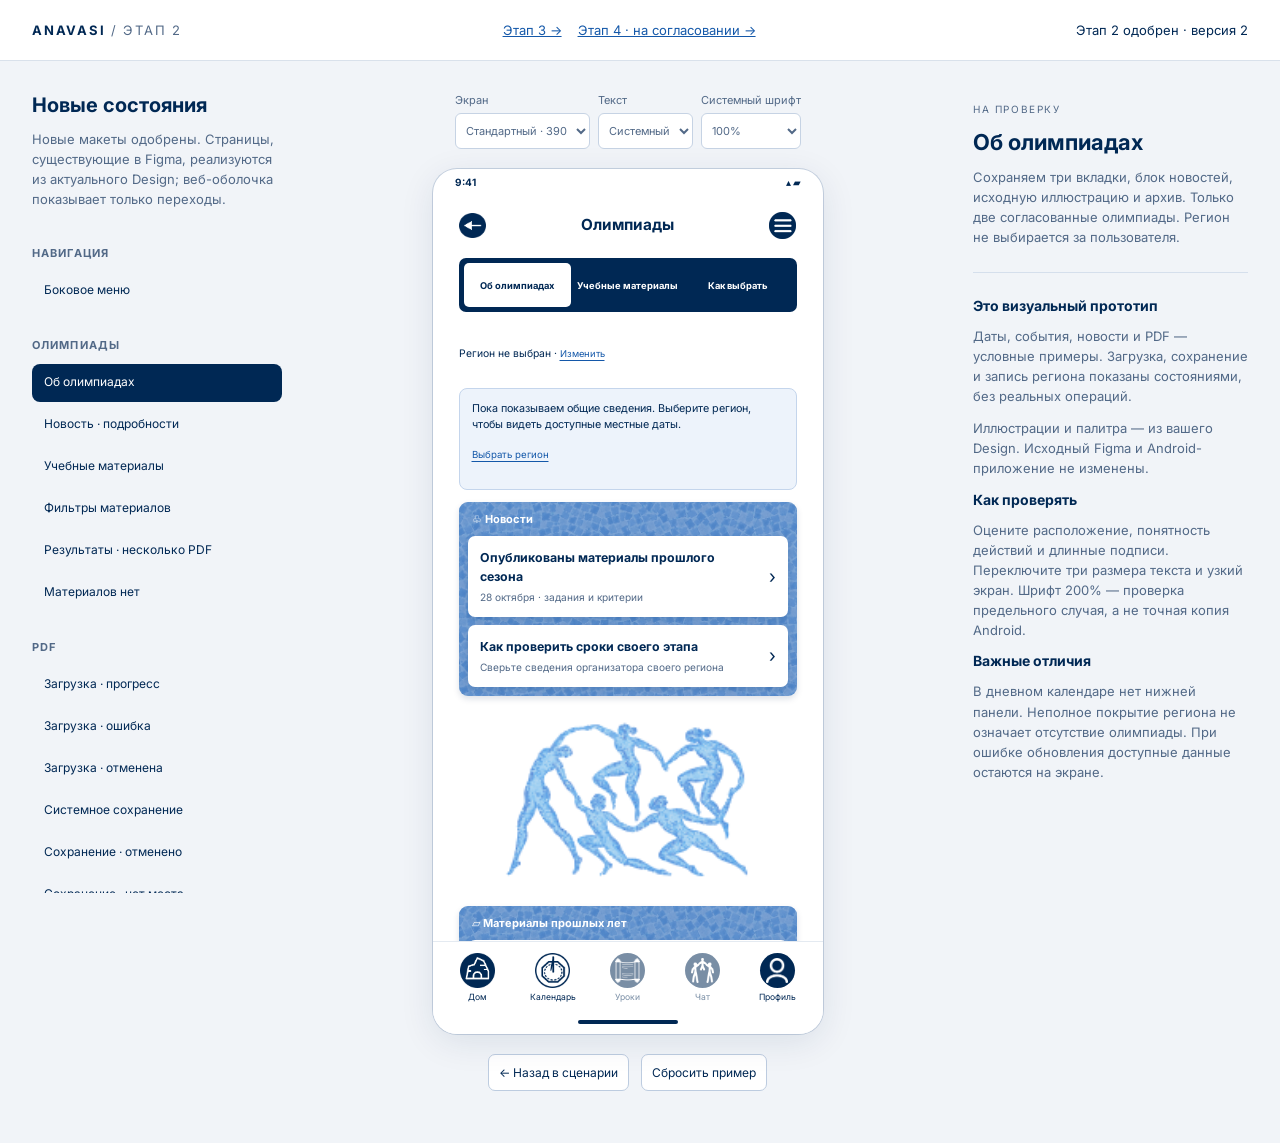
<file: index.html>
<!DOCTYPE html>
<html lang="ru">
<head>
  <meta charset="utf-8">
  <meta name="viewport" content="width=device-width,initial-scale=1">
  <title>Anavasi — макеты этапа 2</title>
  <link rel="stylesheet" href="styles.css">
  <script src="prototype.js" defer></script>
</head>
<body>
  <header class="review-header"><strong>ANAVASI <span>/ ЭТАП 2</span></strong><nav aria-label="Этапы" style="display:flex;flex-wrap:wrap;gap:1rem"><a href="stage-3/index.html">Этап 3 →</a><a href="stage-4/index.html">Этап 4 · на согласовании →</a></nav><span>Этап 2 одобрен · версия 2</span></header>
  <main class="workbench">
    <aside class="scenarios"><h1>Новые состояния</h1><p>Новые макеты одобрены. Страницы, существующие в Figma, реализуются из актуального Design; веб-оболочка показывает только переходы.</p><nav id="scenarios" aria-label="Сценарии макетов"></nav></aside>
    <section class="preview" aria-label="Предпросмотр">
      <div class="controls">
        <label>Экран<select id="width"><option value="390">Стандартный · 390</option><option value="320">Узкий · 320</option></select></label>
        <label>Текст<select id="text"><option value="1">Системный</option><option value="1.15">Средний</option><option value="1.3">Большой</option></select></label>
        <label>Системный шрифт<select id="system"><option value="1">100%</option><option value="1.3">130%</option><option value="2">200%</option></select></label>
      </div>
      <div class="phone" id="phone"><div class="statusbar" aria-hidden="true"><span>9:41</span><span>▴ ▰</span></div><div id="screen"></div><div class="systembar" aria-hidden="true"><i></i></div></div>
      <div class="preview-actions"><button id="back">← Назад в сценарии</button><button id="reset">Сбросить пример</button></div>
    </section>
    <aside class="review-notes"><div class="eyebrow">НА ПРОВЕРКУ</div><h2 id="scenario-title"></h2><p id="scenario-note"></p><div class="divider"></div><h3>Это визуальный прототип</h3><p>Даты, события, новости и PDF — условные примеры. Загрузка, сохранение и запись региона показаны состояниями, без реальных операций.</p><p>Иллюстрации и палитра — из вашего Design. Исходный Figma и Android-приложение не изменены.</p><h3>Как проверять</h3><p>Оцените расположение, понятность действий и длинные подписи. Переключите три размера текста и узкий экран. Шрифт 200% — проверка предельного случая, а не точная копия Android.</p><p id="review-warning" role="status"></p><h3>Важные отличия</h3><p>В дневном календаре нет нижней панели. Неполное покрытие региона не означает отсутствие олимпиады. При ошибке обновления доступные данные остаются на экране.</p></aside>
  </main>
</body>
</html>
</file>
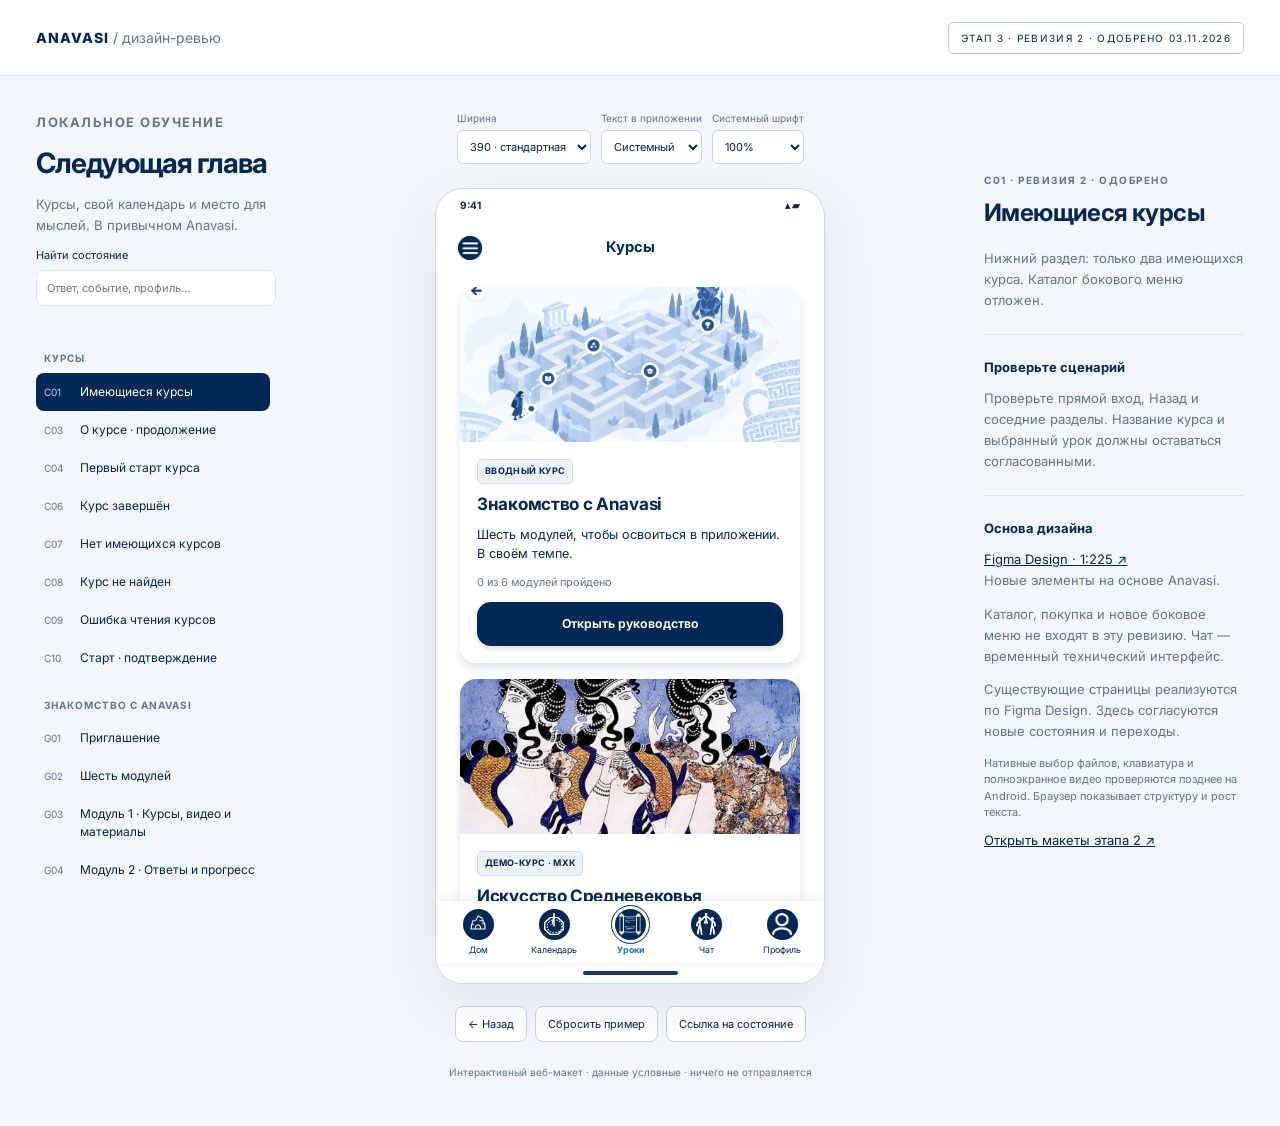
<file: stage-3/index.html>
<!doctype html>
<html lang="ru">
<head>
  <meta charset="utf-8">
  <meta name="viewport" content="width=device-width,initial-scale=1">
  <meta name="color-scheme" content="light">
  <title>Anavasi — этап 3 · ревизия 2</title>
  <link rel="stylesheet" href="styles.css">
  <script src="app.js" defer></script>
</head>
<body>
  <header class="review-header"><a href="https://dizy33.github.io/anavasi-design-review/index.html">ANAVASI <span>/ дизайн-ревью</span></a><span class="review-status">ЭТАП 3 · РЕВИЗИЯ 2 · ОДОБРЕНО 03.11.2026</span></header>
  <main class="workbench">
    <aside class="scenarios"><p class="eyebrow">ЛОКАЛЬНОЕ ОБУЧЕНИЕ</p><h1>Следующая глава</h1><p>Курсы, свой календарь и место для мыслей. В привычном Anavasi.</p><label class="search-label">Найти состояние<input id="search" type="search" placeholder="Ответ, событие, профиль…"></label><nav id="scenarios" aria-label="Состояния макетов"></nav></aside>
    <section class="preview" aria-label="Интерактивный макет">
      <div class="controls">
        <label>Ширина<select id="width"><option value="390">390 · стандартная</option><option value="320">320 · узкая</option></select></label>
        <label>Текст в приложении<select id="text"><option value="1">Системный</option><option value="1.15">Средний</option><option value="1.3">Большой</option></select></label>
        <label>Системный шрифт<select id="system"><option value="1">100%</option><option value="1.3">130%</option><option value="2">200%</option></select></label>
      </div>
      <div class="phone" id="phone"><div class="statusbar" aria-hidden="true"><span>9:41</span><span>▴ ▰</span></div><div id="screen"></div><div class="systembar" aria-hidden="true"><i></i></div></div>
      <div class="preview-actions"><button id="back">← Назад</button><button id="reset">Сбросить пример</button><button id="copy">Ссылка на состояние</button></div>
      <div id="review-tools" class="review-tools" aria-label="Условия проверки"></div><p id="review-feedback" class="preview-caption" role="status"></p>
      <p class="preview-caption">Интерактивный веб-макет · данные условные · ничего не отправляется</p>
    </section>
    <aside class="review-notes"><p class="eyebrow" id="state-id"></p><h2 id="state-title"></h2><p id="state-note"></p><div class="rule"></div><h3>Проверьте сценарий</h3><p id="state-check"></p><div class="rule"></div><h3>Основа дизайна</h3><p id="state-source"></p><p>Существующие страницы реализуются по Figma Design. Здесь согласуются новые состояния и переходы.</p><p class="small">Нативные выбор файлов, клавиатура и полноэкранное видео проверяются позднее на Android. Браузер показывает структуру и рост текста.</p><a href="https://dizy33.github.io/anavasi-design-review/index.html">Открыть макеты этапа 2 ↗</a></aside>
  </main>
</body>
</html>
</file>
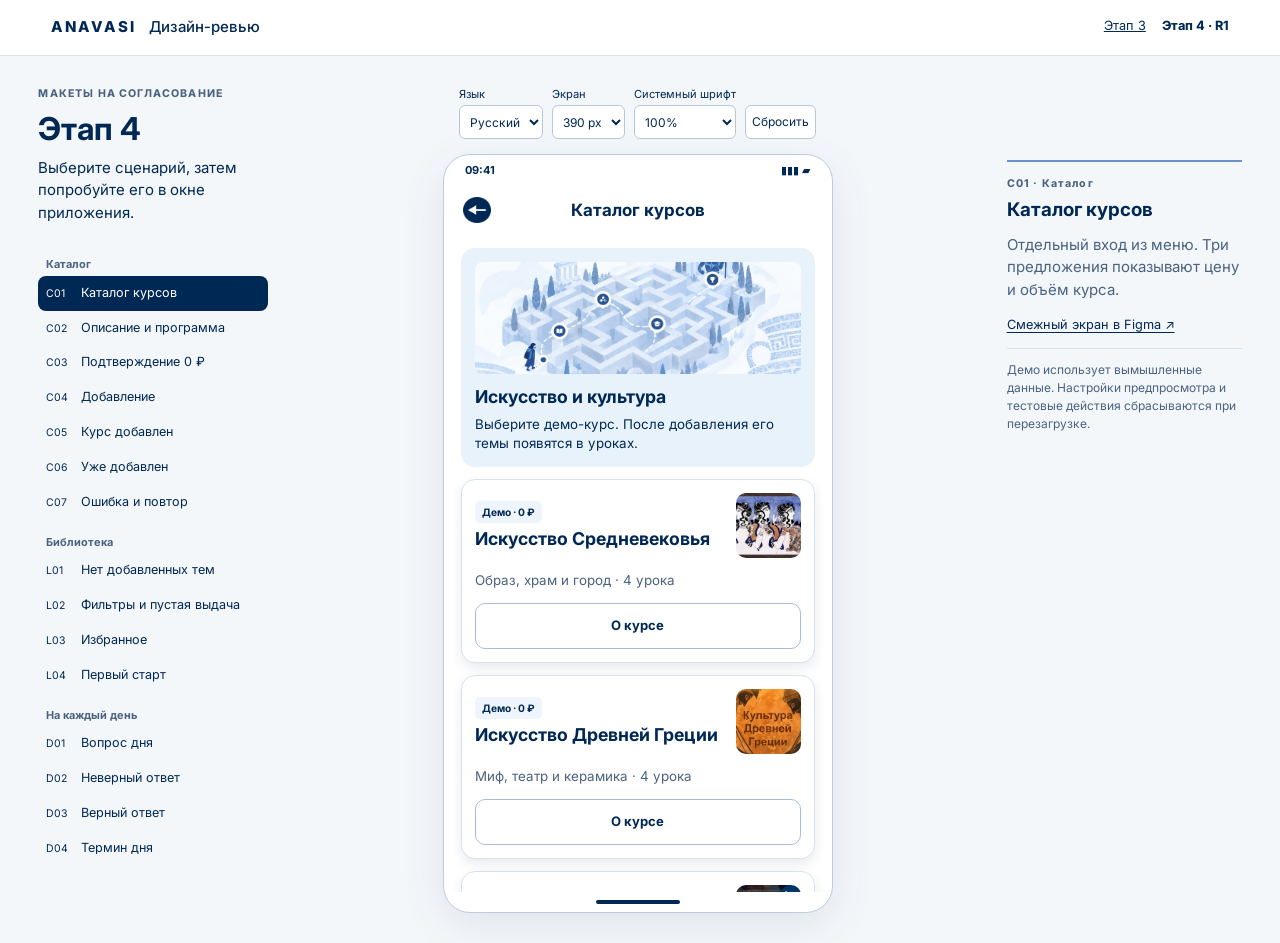
<file: stage-4/index.html>
<!doctype html>
<html lang="ru">
<head>
  <meta charset="utf-8">
  <meta name="viewport" content="width=device-width, initial-scale=1">
  <meta name="description" content="Интерактивные макеты недостающих состояний Anavasi, этап 4.">
  <title>Anavasi · Этап 4</title>
  <link rel="stylesheet" href="styles.css">
  <script src="app.js" defer></script>
</head>
<body>
  <header class="masthead">
    <a href="../index.html" class="wordmark">ANAVASI <span>Дизайн-ревью</span></a>
    <nav aria-label="Этапы"><a href="../stage-3/index.html">Этап 3</a><span aria-current="page">Этап 4 · R1</span></nav>
  </header>
  <main class="workbench">
    <aside class="index">
      <p class="eyebrow">МАКЕТЫ НА СОГЛАСОВАНИЕ</p>
      <h1>Этап 4</h1>
      <p>Выберите сценарий, затем попробуйте его в окне приложения.</p>
      <nav id="index" aria-label="Сценарии"></nav>
    </aside>
    <section class="review" aria-label="Предпросмотр">
      <div class="controls">
        <label>Язык <select id="language"><option value="ru">Русский</option><option value="en">English</option></select></label>
        <label>Экран <select id="width"><option value="390">390 px</option><option value="320">320 px</option></select></label>
        <label>Системный шрифт <select id="zoom"><option value="1">100%</option><option value="1.3">130%</option><option value="2">200%</option></select></label>
        <button id="reset" type="button">Сбросить</button>
      </div>
      <div class="device" id="device" lang="ru">
        <div class="statusbar" aria-hidden="true"><span>09:41</span><span>▮▮▮ ▰</span></div>
        <div class="surface" id="surface"></div>
        <div class="systembar" aria-hidden="true"><span></span></div>
      </div>
    </section>
    <aside class="notes">
      <p class="eyebrow" id="state-code"></p>
      <h2 id="state-title"></h2>
      <p id="state-note"></p>
      <a id="reference" href="https://www.figma.com/design/gO7czKDJEPs8z3aG2YPlAE?node-id=0-75">Смежный экран в Figma ↗</a>
      <p class="scope">Демо использует вымышленные данные. Настройки предпросмотра и тестовые действия сбрасываются при перезагрузке.</p>
    </aside>
  </main>
</body>
</html>
</file>
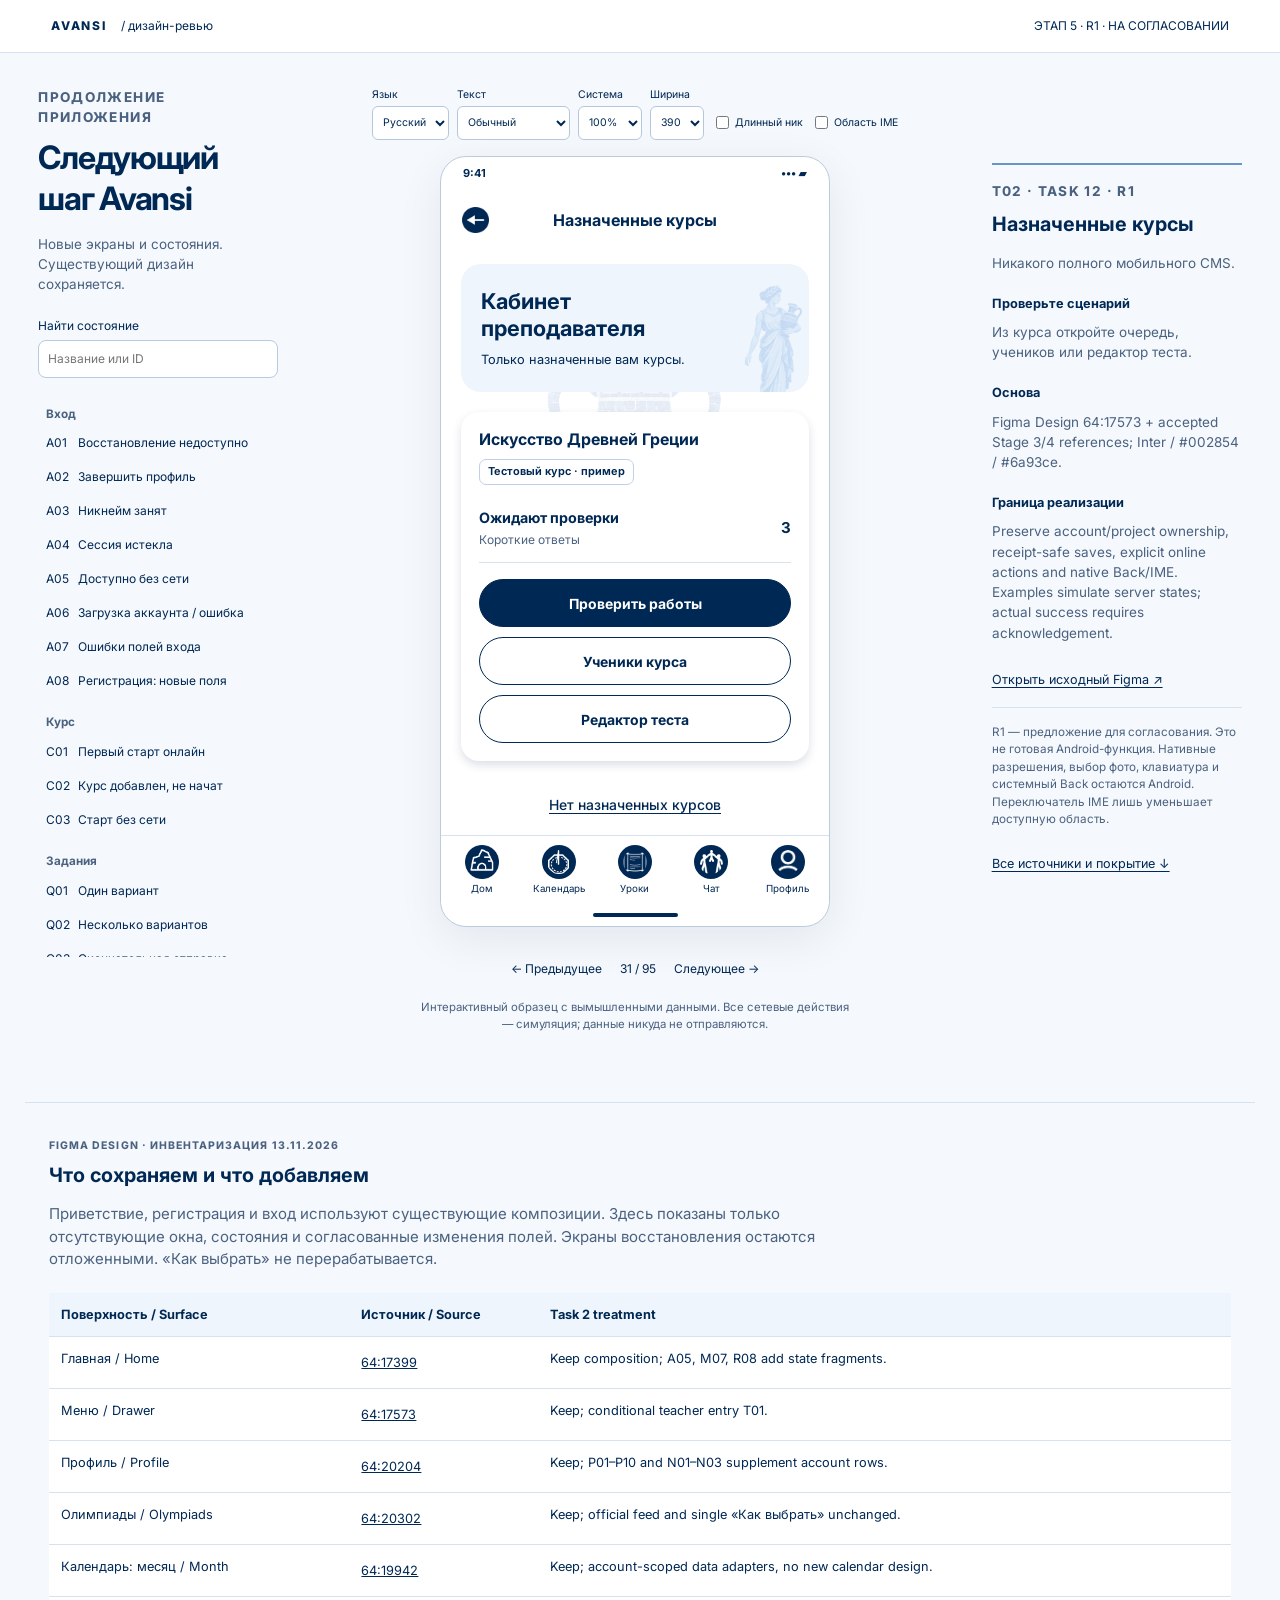
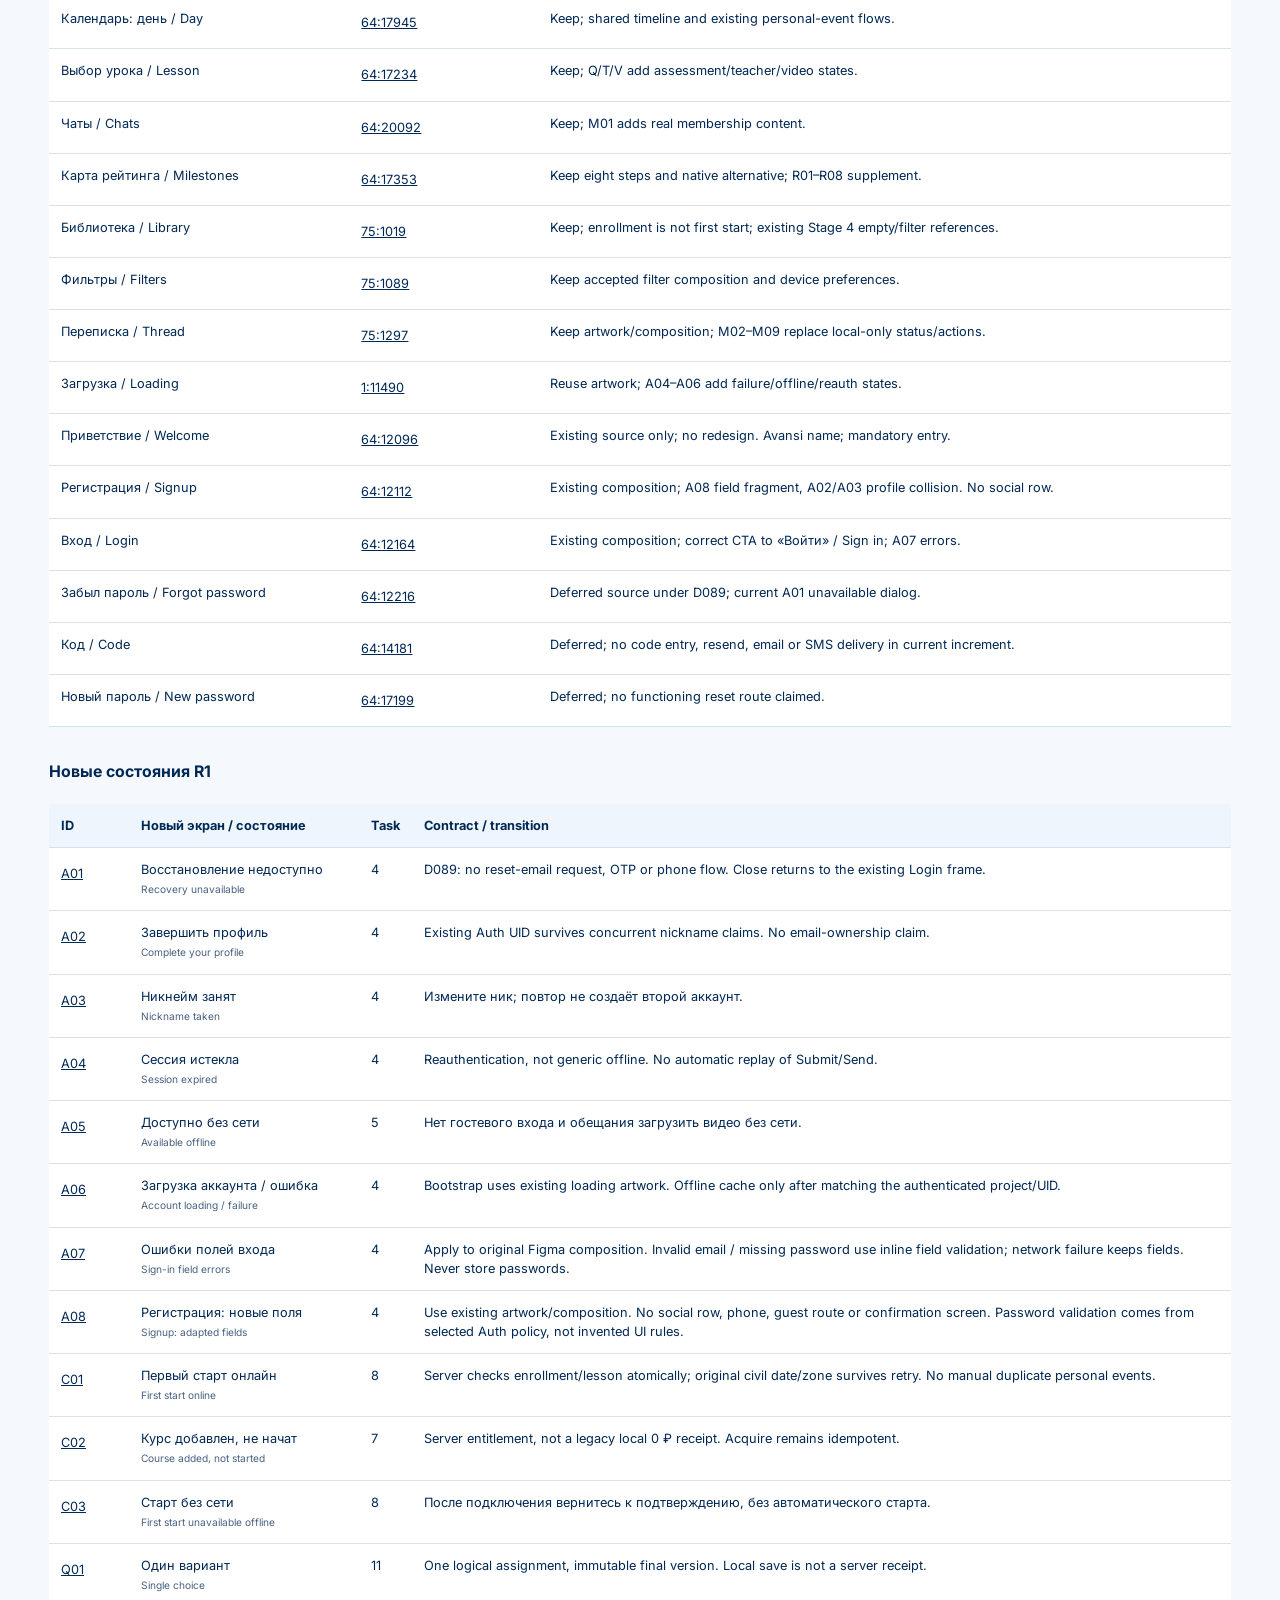
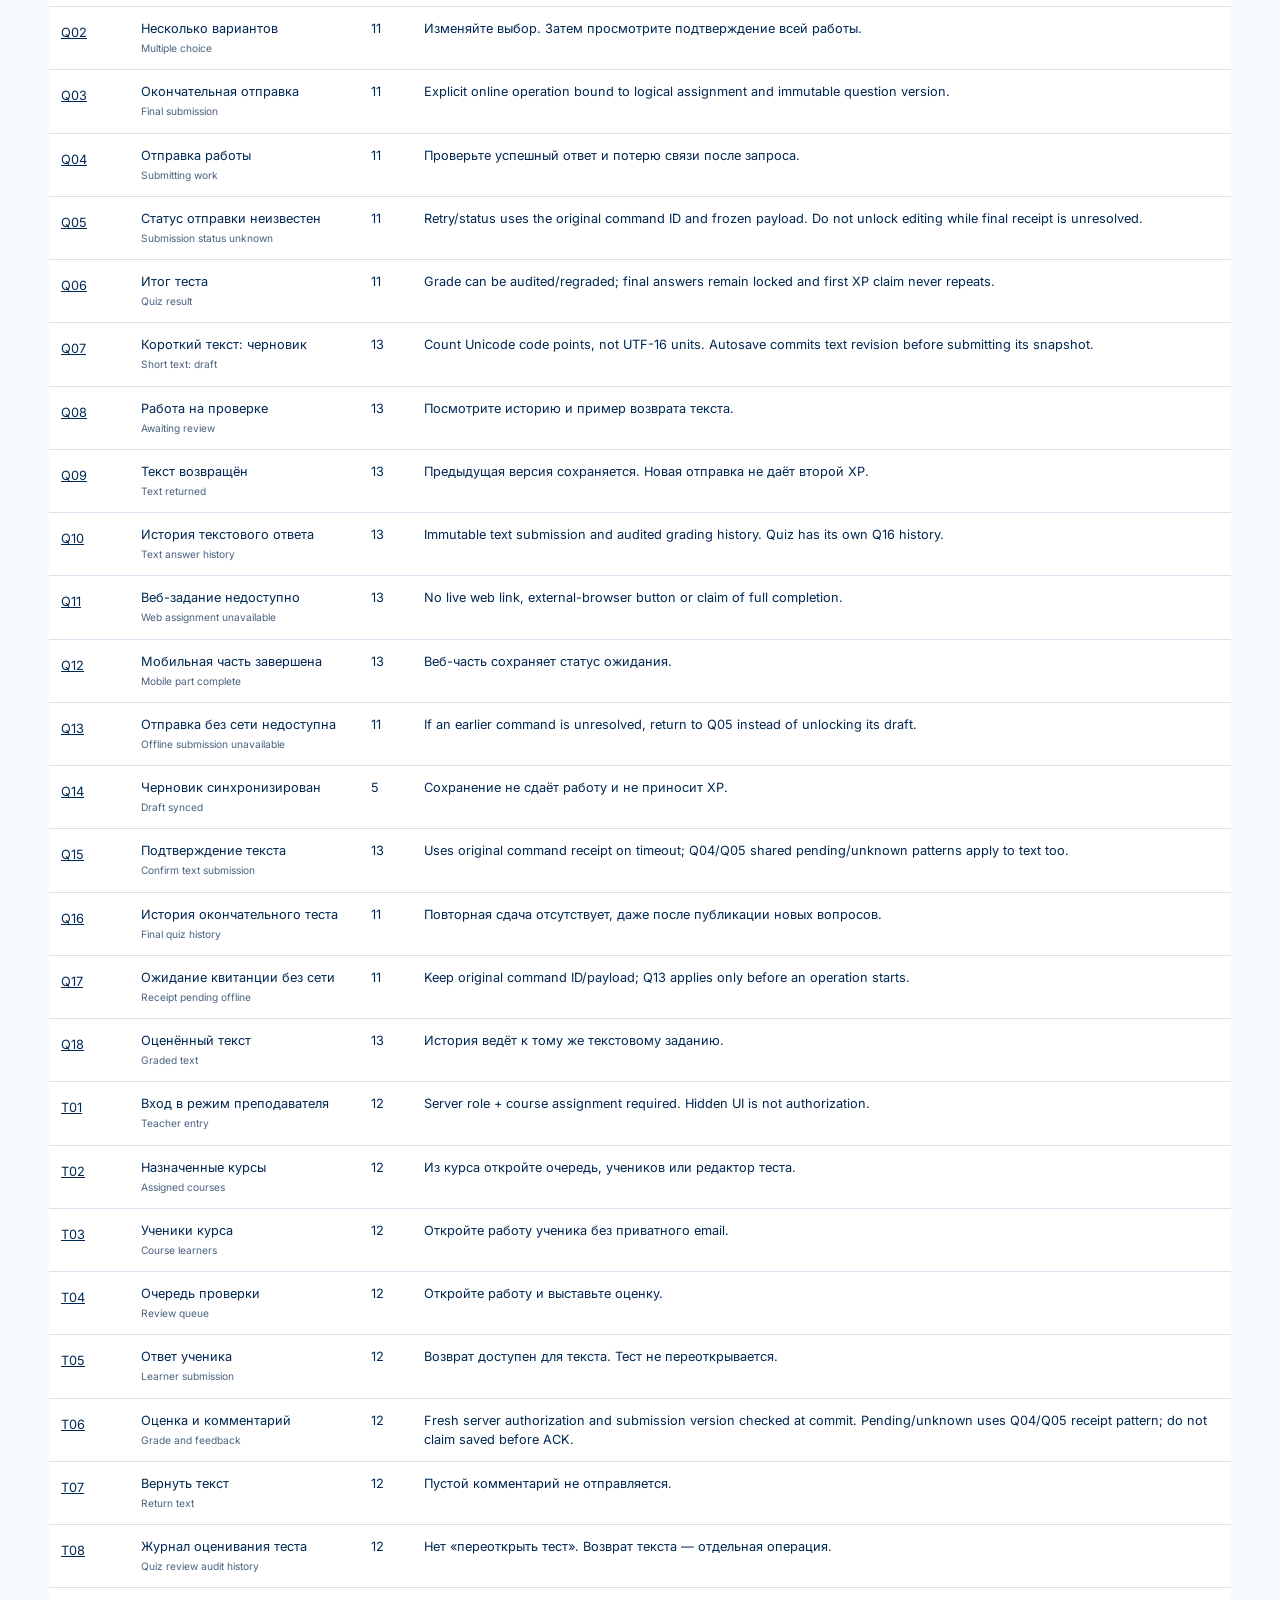
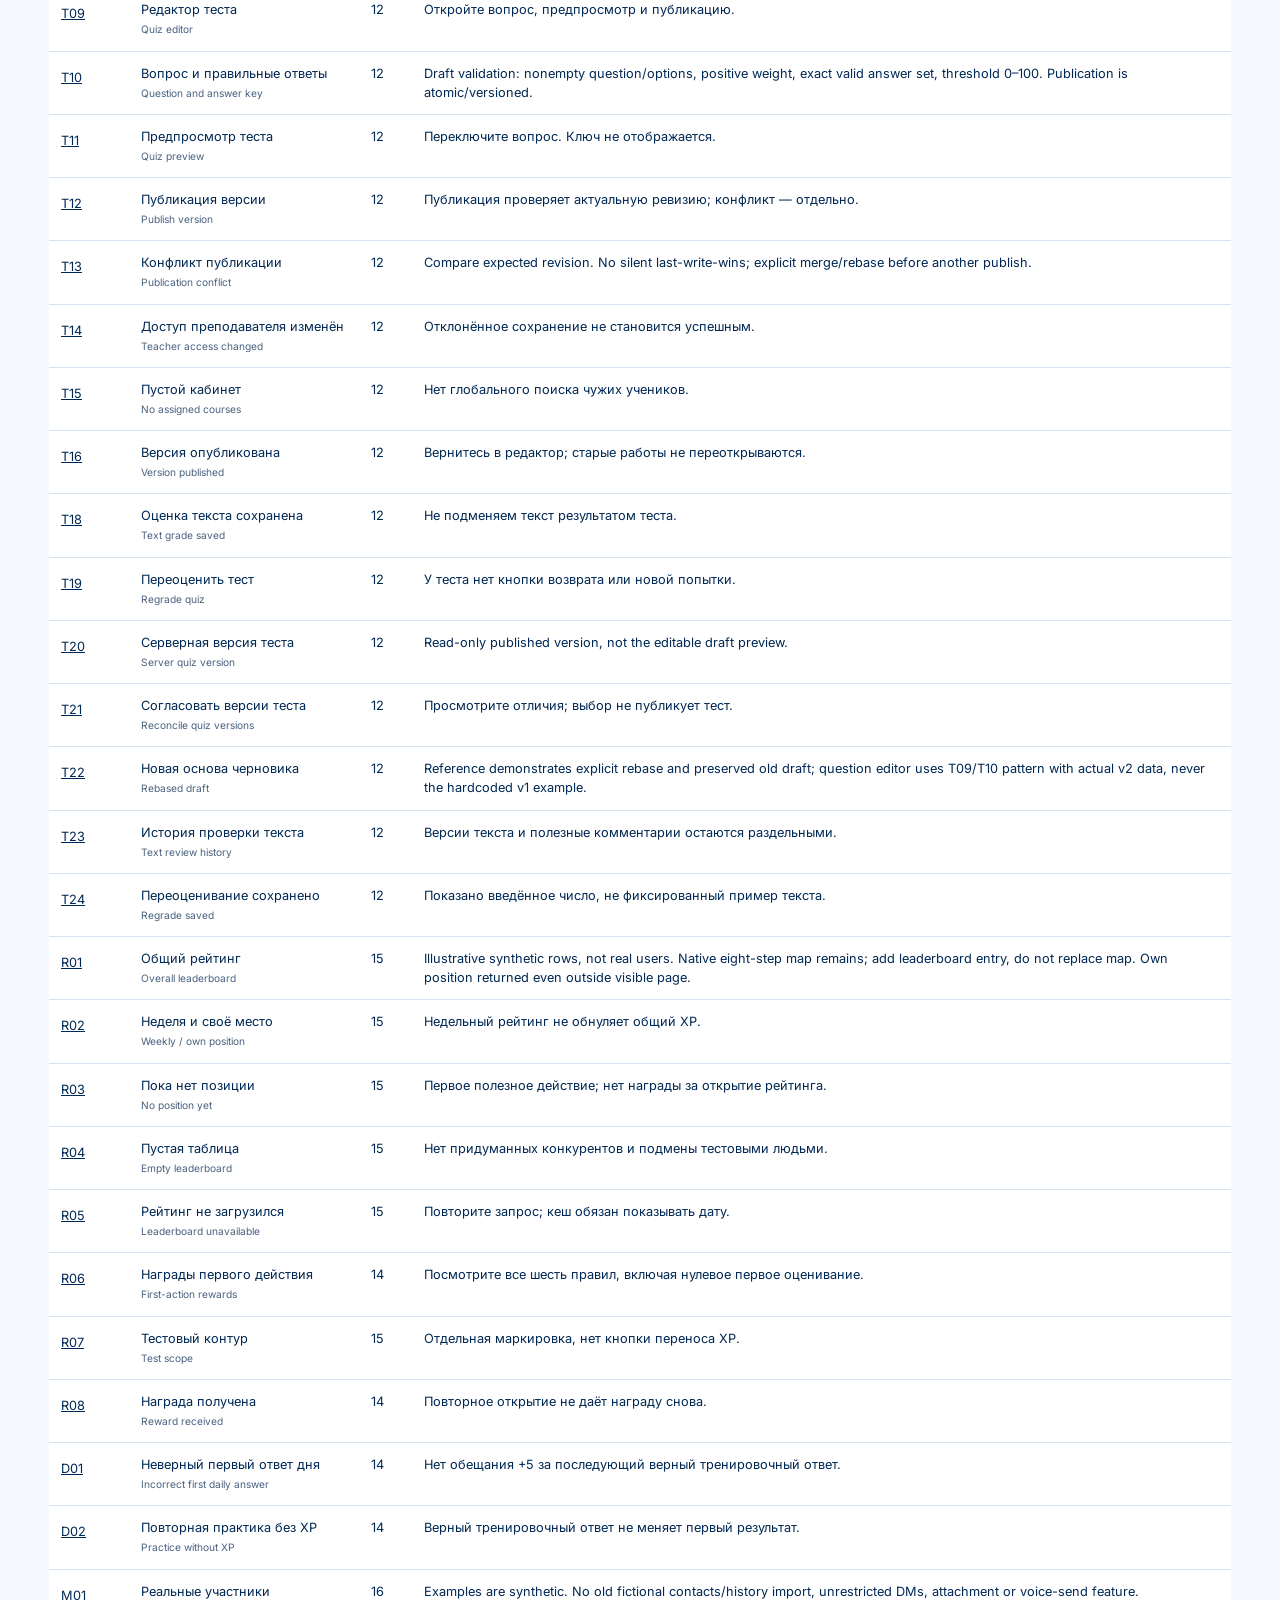
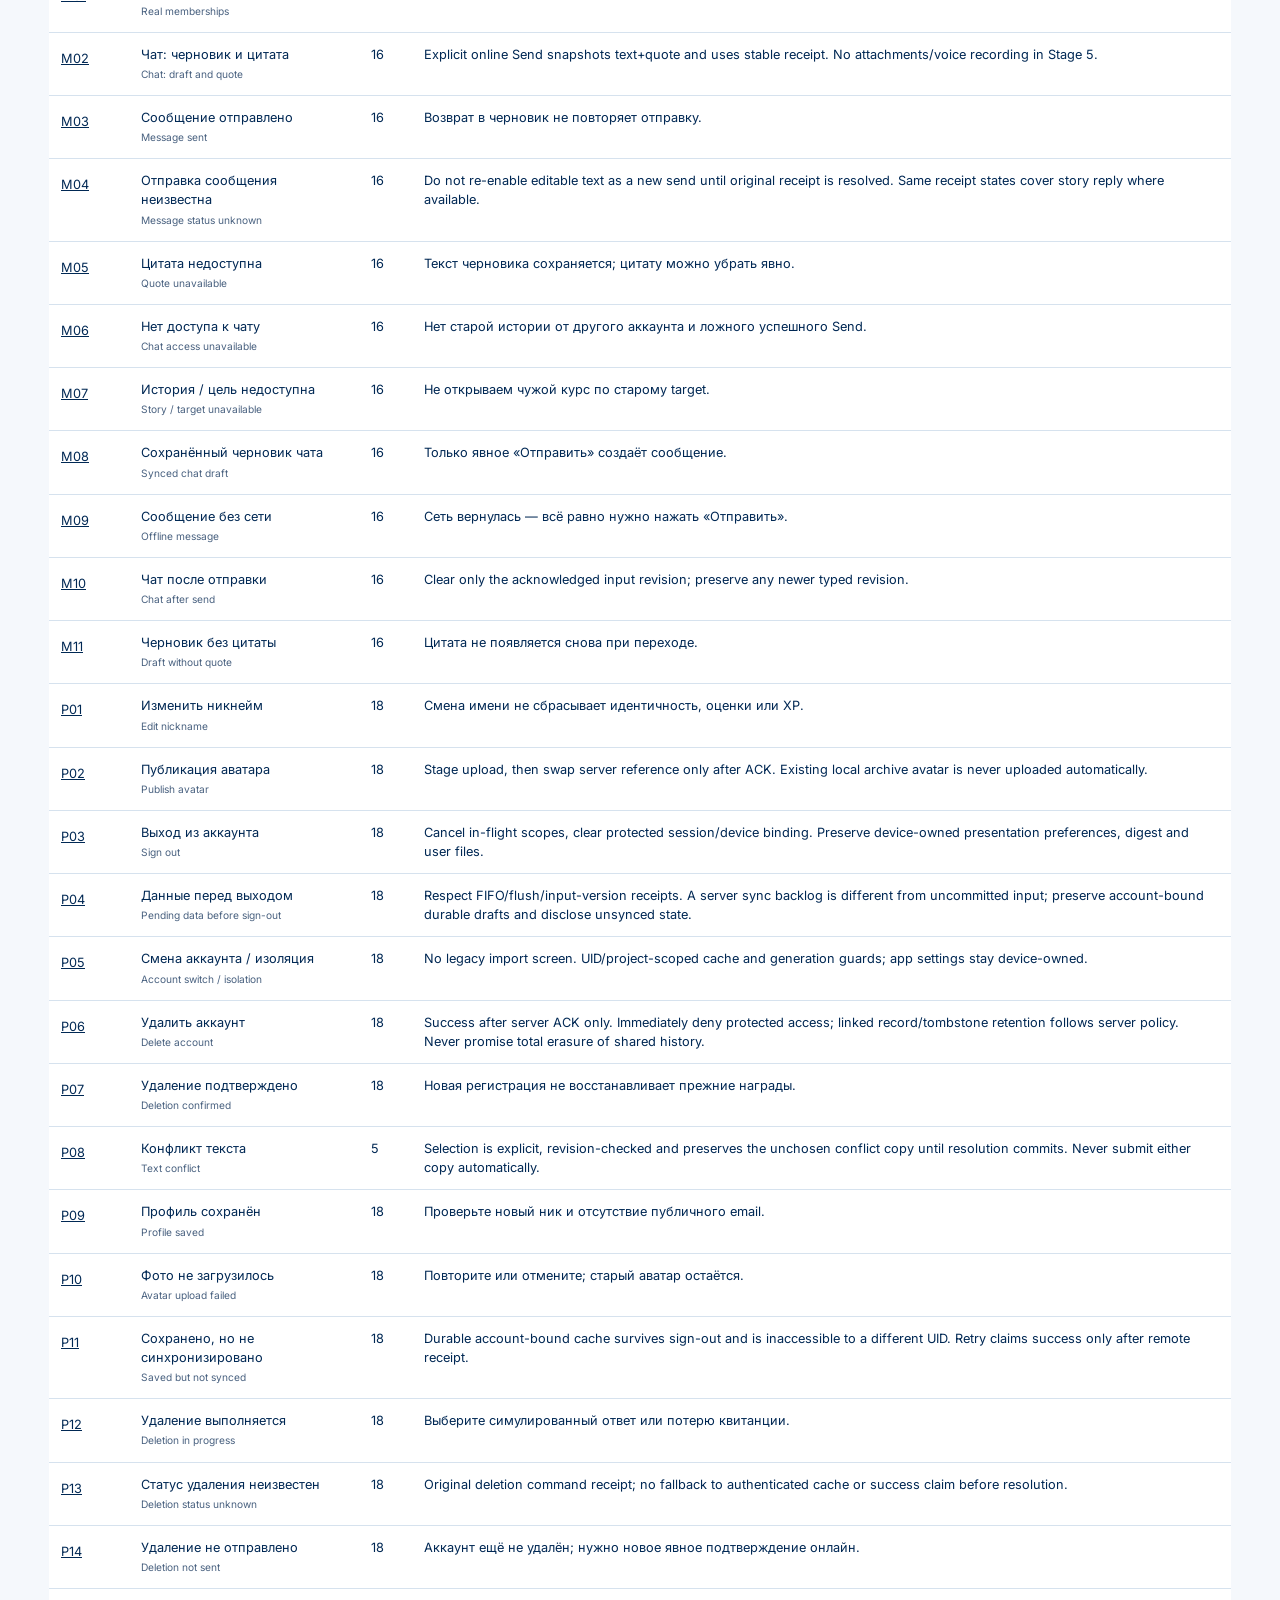
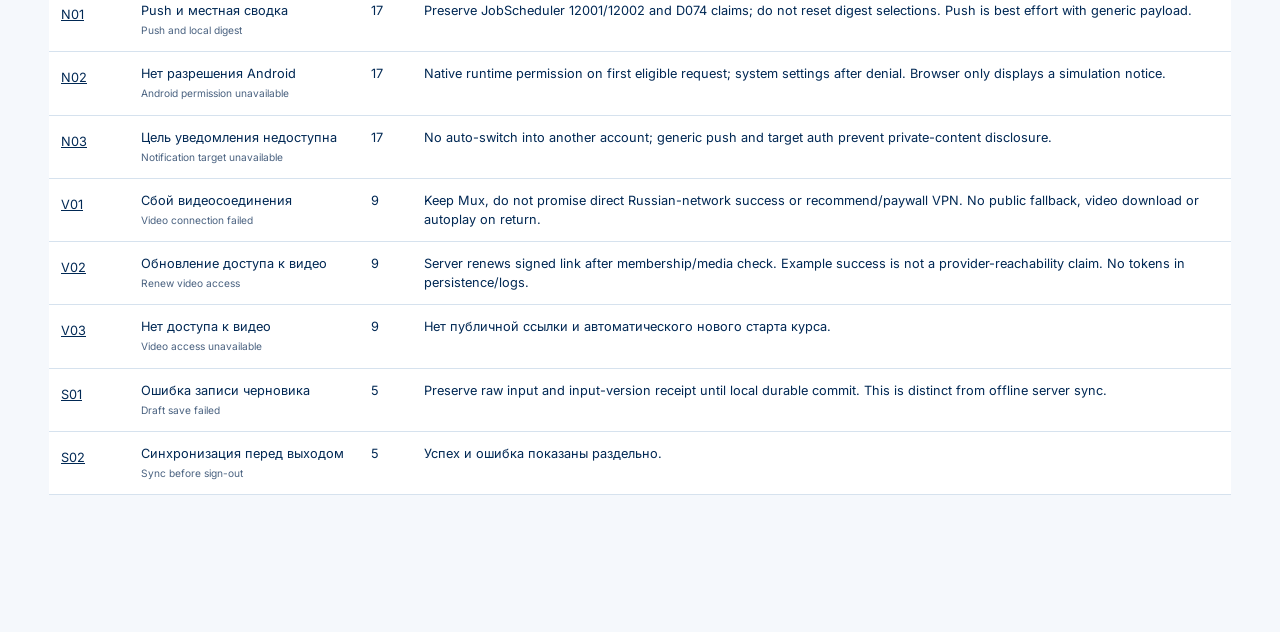
<file: stage-5/index.html>
<!doctype html>
<html lang="ru">
<head>
  <meta charset="utf-8">
  <meta name="viewport" content="width=device-width,initial-scale=1">
  <meta name="color-scheme" content="light">
  <title>Avansi · Этап 5 · Дизайн-ревью R1</title>
  <link rel="stylesheet" href="styles.css">
  <script src="app.js" defer></script>
</head>
<body>
  <header class="masthead"><a class="wordmark" href="../stage-4/index.html">AVANSI <span>/ дизайн-ревью</span></a><span>ЭТАП 5 · R1 · НА СОГЛАСОВАНИИ</span></header>
  <main class="workbench">
    <aside class="index"><p class="eyebrow">ПРОДОЛЖЕНИЕ ПРИЛОЖЕНИЯ</p><h1>Следующий<br>шаг Avansi</h1><p>Новые экраны и состояния.<br>Существующий дизайн сохраняется.</p><label class="search">Найти состояние<input id="search" type="search" placeholder="Название или ID"></label><nav id="index" aria-label="Состояния макета"></nav></aside>
    <section class="preview" aria-label="Интерактивный макет">
      <div class="controls">
        <label>Язык<select id="language"><option value="ru">Русский</option><option value="en">English</option></select></label>
        <label>Текст<select id="preset"><option value="1">Обычный</option><option value="1.15">Крупный</option><option value="1.3">Очень крупный</option></select></label>
        <label>Система<select id="system"><option value="1">100%</option><option value="2">200%</option></select></label>
        <label>Ширина<select id="width"><option value="390">390</option><option value="360">360</option><option value="320">320</option></select></label>
        <label class="check"><input id="long" type="checkbox">Длинный ник</label>
        <label class="check"><input id="ime" type="checkbox">Область IME</label>
      </div>
      <div class="device" id="device"><div class="statusbar" aria-hidden="true"><span>9:41</span><span>••• ▰</span></div><div id="surface" class="surface"></div><div class="ime" id="ime-area" hidden>Область системной клавиатуры · Native keyboard area</div><div class="systembar" aria-hidden="true"><span></span></div></div>
      <div class="pager"><button id="previous" type="button">← Предыдущее</button><span id="counter"></span><button id="next" type="button">Следующее →</button></div>
      <p class="caption">Интерактивный образец с вымышленными данными. Все сетевые действия — симуляция; данные никуда не отправляются.</p>
    </section>
    <aside class="notes"><p class="eyebrow" id="state-id"></p><h2 id="state-title"></h2><p id="state-note"></p><h3>Проверьте сценарий</h3><p id="state-check"></p><h3>Основа</h3><p id="state-source"></p><h3>Граница реализации</h3><p id="state-contract"></p><a id="figma" target="_blank" rel="noreferrer">Открыть исходный Figma ↗</a><p class="scope">R1 — предложение для согласования. Это не готовая Android-функция. Нативные разрешения, выбор фото, клавиатура и системный Back остаются Android. Переключатель IME лишь уменьшает доступную область.</p><a href="#coverage">Все источники и покрытие ↓</a></aside>
  </main>
  <section id="coverage" class="coverage"><p class="eyebrow">FIGMA DESIGN · ИНВЕНТАРИЗАЦИЯ 13.11.2026</p><h2>Что сохраняем и что добавляем</h2><p>Приветствие, регистрация и вход используют существующие композиции. Здесь показаны только отсутствующие окна, состояния и согласованные изменения полей. Экраны восстановления остаются отложенными. «Как выбрать» не перерабатывается.</p><div id="coverage-table"></div><h3>Новые состояния R1</h3><div id="manifest"></div></section>
  <noscript>Для просмотра переходов включите JavaScript. Макет не подключается к серверу.</noscript>
</body>
</html>
</file>
<file: styles.css>
@font-face{font-family:Inter;src:url('assets/inter.ttf') format('truetype');font-weight:100 900;font-display:swap}
.phone .profile-row.region-row{display:grid;grid-template-columns:29px minmax(44px,1fr) minmax(0,1.15fr) 9px;align-items:center;gap:9px;min-height:39px;padding:5px 0}.phone .region-row .region-value{max-width:none;text-align:right;margin:0;font-size:.78em;line-height:1.3;color:var(--muted);overflow-wrap:anywhere}.phone .region-map-circle{width:29px;height:29px;border-radius:50%;background:var(--navy);display:grid;place-items:center}.phone .region-map-circle img{width:auto;height:auto;background:none;border-radius:0;padding:0;transform:scale(1.6)}
.phone .figma-news-panel,.phone .figma-archive-panel{position:relative;isolation:isolate;overflow:hidden}.figma-news-panel:before,.figma-archive-panel:before{content:'';position:absolute;inset:0;z-index:-1;background-position:center;background-size:cover;opacity:.30;pointer-events:none}.figma-news-panel:before{background-image:url('assets/olympiads-news-mosaic.png')}.figma-archive-panel:before{background-image:url('assets/olympiads-archive-mosaic.png')}.phone .event-card.conduct{background-image:url('assets/daily-card-mosaic.png'),url('assets/daily-card-base.png');background-position:center;background-size:cover,100% 100%;border-radius:8px;box-shadow:none}
.phone .app-header .home-heading{font-size:1.8em;overflow-wrap:anywhere}.notice .text-link{display:block}.home-main .home-subtitle{margin-top:-4px}
.phone .profile-row>span,.phone .region-option>span{min-width:0;overflow-wrap:anywhere}.phone .profile-identity>div:last-child{min-width:0;overflow-wrap:anywhere}.phone .modal,.phone .app-main{overflow-wrap:anywhere}
#phone{--fit:1;--font:calc(var(--text)*var(--system)*var(--fit))}
.phone .profile-main,.phone .home-main{overflow:hidden}
.scenarios{position:sticky;top:16px;max-height:calc(100vh - 100px);overflow:auto;align-self:start}
.phone .modal-layer{font-size:calc(13px * var(--text) * var(--actual-system,1))}
:root{font-family:Inter,Arial,sans-serif;color:#002854;background:#f1f4f8;font-synthesis:none;--navy:#002854;--blue:#6a93ce;--light:#e5edf8;--muted:#526987;--shadow:0 3px 6px #00285422}
*{box-sizing:border-box}body{margin:0}button,input,select,a{-webkit-tap-highlight-color:transparent}button,input,select{font:inherit;color:inherit}button,a,select{touch-action:manipulation}button{cursor:pointer;border:0;background:none}button:disabled{cursor:default;opacity:.52}button:focus-visible,a:focus-visible,input:focus-visible,select:focus-visible{outline:3px solid #2162b5;outline-offset:2px}a{color:#1458a9}p{line-height:1.55}h1,h2,h3,p{margin:0 0 12px}h1{font-size:20px}h2{font-size:22px}h3{font-size:14px}.review-header{display:flex;justify-content:space-between;gap:20px;align-items:center;padding:22px 32px;border-bottom:1px solid #d9e1eb;background:white;font-size:13px}.review-header strong{letter-spacing:.14em}.review-header strong span{font-weight:400;color:var(--muted)}.workbench{max-width:1460px;margin:auto;display:grid;grid-template-columns:250px minmax(420px,1fr) 275px;gap:28px;padding:32px}.scenarios>p,.review-notes p{font-size:13px;color:var(--muted)}.scenarios nav{display:flex;flex-direction:column;gap:4px}.scenarios h3{margin:24px 0 8px;font-size:11px;text-transform:uppercase;letter-spacing:.1em;color:var(--muted)}.scenario-link{text-align:left;min-height:38px;padding:9px 12px;border-radius:8px;font-size:12px;line-height:1.4}.scenario-link[aria-current=true]{background:var(--navy);color:white}.scenario-link:hover{background:#dbe6f4}.scenario-link[aria-current=true]:hover{background:var(--navy)}.preview{min-width:0}.controls{display:flex;flex-wrap:wrap;gap:8px;justify-content:center;margin-bottom:20px;font-size:11px}.controls label{display:flex;flex-direction:column;gap:6px;color:var(--muted)}select{padding:9px 6px;border:1px solid #c6d3e4;border-radius:6px;background:white;max-width:165px}.phone{--text:1;--system:1;--font:calc(var(--text)*var(--system));width:390px;max-width:100%;height:865px;border-radius:24px;background:white;box-shadow:0 8px 35px #00285419,0 0 0 1px #c7d2e1;overflow:hidden;margin:0 auto;display:flex;flex-direction:column;font-size:calc(13px*var(--font));position:relative}.statusbar{height:24px;flex-shrink:0;display:flex;justify-content:space-between;padding:7px 22px 0;font-size:10px;font-weight:700}.systembar{height:24px;display:flex;align-items:center;justify-content:center;flex-shrink:0;background:white;z-index:5}.systembar i{width:100px;height:4px;background:#002854;border-radius:5px}#screen{flex:1;min-height:0;position:relative;display:flex;flex-direction:column;overflow:hidden}.app-header{min-height:65px;display:grid;grid-template-columns:48px 1fr 48px;align-items:center;padding:0 16px;flex-shrink:0;gap:4px}.app-header h2{font-size:1.18em;text-align:center;margin:0;line-height:1.2}.icon-button{width:48px;height:48px;display:flex;justify-content:center;align-items:center;flex-shrink:0}.icon-button img{width:27px;height:27px;object-fit:contain}.icon-disc{border-radius:50%;background:var(--navy);color:white;width:27px;height:27px;display:grid;place-items:center;font-size:18px}.app-main{flex:1;min-height:0;overflow:auto;padding:0 26px 16px;scrollbar-width:thin;overscroll-behavior:contain}.app-main h3{font-size:1em;margin:16px 0 9px}.app-main p{line-height:1.45}.app-main small{font-size:.78em;line-height:1.45;display:block;color:var(--muted)}.nav-bottom{flex-shrink:0;display:grid;grid-template-columns:repeat(5,1fr);border-top:1px solid #e4eaf1;padding:7px 8px 4px;background:white}.nav-bottom button{min-height:57px;font-size:.66em;display:flex;align-items:center;justify-content:center;flex-direction:column;gap:4px;padding:0 1px;overflow-wrap:anywhere}.nav-bottom img{width:35px;height:35px;object-fit:contain}.nav-bottom .nav-disc{width:35px;height:35px;border-radius:50%;background:var(--navy);display:grid;place-items:center}.nav-bottom .nav-disc img{width:25px;height:25px}.nav-bottom button[aria-current=page]{font-weight:700}.tabs{display:grid;grid-template-columns:repeat(3,minmax(0,1fr));background:var(--navy);padding:5px;border-radius:7px;gap:3px;margin:0 0 20px}.tabs button{color:white;min-height:44px;font-size:.72em;font-weight:700;padding:5px 3px;overflow-wrap:anywhere;border-radius:5px}.tabs button[aria-selected=true]{background:white;color:var(--navy)}.region-context{margin-bottom:12px;font-size:.8em;line-height:1.4}.text-link{color:#1458a9;text-decoration:underline;text-underline-offset:3px;min-height:44px;padding:6px 0;text-align:left;font-size:.9em}.panel{background:var(--blue);border-radius:9px;padding:9px;box-shadow:var(--shadow);margin:12px 0 18px}.panel-title{color:white;font-weight:700;font-size:.85em;margin:1px 4px 10px}.white-card{background:white;border-radius:7px;padding:12px;box-shadow:var(--shadow);margin-bottom:8px;line-height:1.4}.white-card:last-child{margin-bottom:0}.card-button{width:100%;text-align:left;min-height:52px;display:flex;justify-content:space-between;align-items:center;gap:10px}.card-button strong{font-size:.95em}.card-button small{margin-top:5px}.chevron{font-size:1.4em;flex-shrink:0}.art{display:block;object-fit:contain;max-width:100%;margin:22px auto}.olympiads-art{width:250px;aspect-ratio:156.393/104.04}.daily-art{width:300px;aspect-ratio:187/91}.notice{background:#edf3fb;border:1px solid #c4d5ec;border-radius:8px;padding:12px;margin:10px 0;font-size:.83em;line-height:1.5}.notice.error{border-color:#d7b6b3;background:#fff5f3;color:#8b2b24}.notice.success{background:#edf4f0;border-color:#b7d2c2}.notice p:last-child{margin-bottom:0}.primary,.secondary{border-radius:8px;min-height:48px;padding:11px 16px;font-weight:700;line-height:1.4;font-size:.92em;display:flex;align-items:center;justify-content:center;text-align:center;text-decoration:none;gap:8px;width:100%;margin-top:10px}.primary{background:var(--navy);color:white}.secondary{background:white;color:var(--navy);border:1px solid var(--blue)}.pill{border-radius:10px;background:var(--light);padding:4px 7px;font-size:.72em;font-weight:500;white-space:nowrap}.subtle{color:var(--muted)}.form-field{display:flex;flex-direction:column;gap:6px;margin:16px 0}.form-field select,.form-field input{font:inherit;max-width:100%;width:100%;min-height:48px;background:white;border:1px solid #99b0ce;border-radius:8px;padding:10px}.form-field label{font-size:.88em;font-weight:700}.file-kind{font-size:.7em;letter-spacing:.02em;color:var(--muted);margin-bottom:6px}.file-card{margin:12px 0;border:1px solid #d4dfed}.file-card strong{display:block}.file-card small{margin:8px 0}.guidance p,.guidance li{font-size:.94em;line-height:1.55}.guidance li{margin-bottom:9px}.guidance ol{padding-left:24px}.guidance h3{margin-top:22px}.modal-layer{position:absolute;inset:0;background:#00285466;z-index:10;display:flex;align-items:center;justify-content:center;padding:18px}.modal-layer.drawer-layer{justify-content:flex-start;padding:0}.modal{max-height:100%;overflow:auto;width:100%;background:white;border-radius:18px;box-shadow:0 12px 40px #00162c33;padding:20px;overscroll-behavior:contain}.modal h2{font-size:1.22em;line-height:1.3;margin:0}.modal h3{font-size:1em}.modal p{font-size:.92em}.modal-head{display:flex;justify-content:space-between;align-items:center;gap:8px;margin-bottom:16px}.modal-head .icon-button{margin:-12px -14px -12px 0}.modal small{font-size:.78em;color:var(--muted);display:block;line-height:1.5}.drawer{align-self:stretch;max-width:86%;border-radius:0 20px 20px 0;padding:20px 18px;animation:slide-in .18s ease-out;display:flex;flex-direction:column}.drawer .drawer-items{display:flex;flex-direction:column;gap:8px;margin-top:20px}.drawer-items button{border-radius:9px;min-height:52px;display:flex;justify-content:space-between;align-items:center;padding:12px;text-align:left;font-weight:700}.drawer-items .active{background:var(--navy);color:white}.drawer footer{margin-top:auto;padding-top:25px;font-size:.8em;line-height:1.6;color:var(--muted)}@keyframes slide-in{from{transform:translateX(-100%)}to{transform:translateX(0)}}@media(prefers-reduced-motion:reduce){*,*::before,*::after{animation:none!important;transition:none!important;scroll-behavior:auto!important}}.region-search{display:block;width:100%;font:inherit;border:1px solid #95afcf;border-radius:8px;padding:12px;min-height:48px;margin:15px 0}.region-option{border-bottom:1px solid #e3eaf4;min-height:55px;width:100%;padding:12px 0;display:flex;align-items:center;text-align:left;gap:10px}.region-option span{flex:1}.region-option small{margin-top:5px}.region-option b{font-size:1.2em}.profile-main{position:relative;background-image:url('../../../app/src/main/res/drawable-nodpi/figma_profile_art.png');background-size:100% auto;background-repeat:no-repeat;background-position:center 160px}.profile-group{background:#fffffff0;border-radius:19px;box-shadow:var(--shadow);padding:6px 12px;margin-bottom:15px}.profile-row{width:100%;display:flex;align-items:center;gap:10px;text-align:left;min-height:39px;font-size:.9em;padding:5px 0}.profile-row img{width:29px;height:29px;object-fit:contain;background:var(--navy);border-radius:50%;padding:4px}.profile-row>span{flex:1}.profile-row small{font-size:.78em;max-width:85px;text-align:right}.profile-row.region-row{padding:9px 0;align-items:flex-start}.profile-row.region-row small{max-width:none;text-align:left;display:block;margin-top:5px;color:#1458a9;font-size:.85em}.profile-identity{display:flex;gap:16px;align-items:center;min-height:74px;font-size:.9em}.avatar{width:46px;height:46px;background:var(--navy);border-radius:50%;display:grid;place-items:center;flex-shrink:0}.avatar img{width:27px}.profile-identity small{margin-top:5px;font-size:.8em}.toggle{height:15px;width:29px;background:#1a70cd;border-radius:20px;display:block;opacity:.5}.toggle:after{content:'';display:block;height:13px;width:13px;border-radius:50%;background:white;margin:1px 0 0 15px}.calendar-head{display:flex;align-items:center;gap:2px;margin-bottom:10px}.calendar-title{flex:1;text-align:left;font-size:1em;font-weight:700;min-height:48px;padding:0}.month-title{line-height:1.3}.calendar-grid{display:grid;grid-template-columns:repeat(7,minmax(0,1fr));gap:2px}.weekday{text-align:center;font-size:.78em;padding:5px 0 8px}.day-cell{min-width:0;aspect-ratio:1;min-height:40px;display:flex;align-items:center;justify-content:center;padding:2px;font-size:.9em}.day-circle{width:100%;max-width:35px;aspect-ratio:1;border-radius:50%;border:1px solid var(--blue);display:grid;place-items:center;color:var(--blue);font-weight:700}.day-circle.light{background:var(--blue);color:white}.day-circle.dark{background:var(--navy);border-color:var(--navy);color:white}.day-circle.today{outline:2px dotted var(--navy);outline-offset:2px}.calendar-legend{display:flex;flex-wrap:wrap;gap:8px 12px;font-size:.7em;margin:16px 0}.calendar-legend span{display:flex;align-items:center;gap:5px}.dot{width:10px;height:10px;border:1px solid var(--blue);border-radius:50%;display:inline-block;flex-shrink:0}.dot.light{background:var(--blue)}.dot.dark{background:var(--navy);border-color:var(--navy)}.dot.today{border:2px dotted var(--navy)}.monthly-list{position:relative;isolation:isolate;padding-top:12px}.monthly-list:before{content:'';position:absolute;inset:0;z-index:-1;background:url('assets/monthly-art.png') center/contain no-repeat;opacity:.23}.event-card{padding:15px;background:white;border-radius:12px;box-shadow:var(--shadow);margin:14px 0;line-height:1.4}.event-card.conduct{background:var(--blue);color:white}.event-card small{color:inherit;margin-bottom:7px;opacity:.85}.event-card strong{display:block;font-size:.97em}.event-card p{font-size:.86em;margin:8px 0}.event-card a{color:inherit;font-size:.85em;display:inline-flex;align-items:center;min-height:44px}.event-time{font-weight:700;font-size:.82em;margin-bottom:8px}.week-strip{display:grid;grid-template-columns:repeat(7,minmax(0,1fr));gap:1px}.week-strip button{min-height:60px;padding:5px 0;font-size:.85em;border-radius:8px}.week-strip small{font-size:.8em;display:block;margin-bottom:5px;color:inherit}.week-strip .selected{background:var(--navy);color:white}.empty{padding:20px 10px;text-align:center;font-size:.95em;line-height:1.5}.progress{height:7px;background:#dfe8f5;border-radius:10px;overflow:hidden;margin:18px 0}.progress i{display:block;width:42%;height:100%;background:var(--navy)}.system-sheet{background:#f3f6fc;color:#22324a}.system-sheet input{width:100%;font:inherit;padding:12px;border:1px solid #8095af;border-radius:7px;margin:15px 0}.system-sheet small{color:#51617b}.home-main{padding-top:0}.home-greeting{text-align:center;margin:0;font-size:1.95em;font-weight:700;line-height:1.2}.home-subtitle{text-align:center;font-size:.62em;margin-top:4px}.home-main .maze{width:100%;height:auto;aspect-ratio:211/113;object-fit:cover;border-radius:23px;display:block;margin:15px 0 20px}.home-actions{display:grid;grid-template-columns:2.18fr 1fr;gap:8px;margin-bottom:25px}.home-actions button{border-radius:15px;font-size:.8em;min-height:44px;padding:8px;font-weight:700}.home-actions button:first-child{background:var(--blue);color:white}.home-actions button:last-child{border:1px solid var(--blue);color:var(--blue)}.home-middle{display:grid;grid-template-columns:2.18fr 1fr;gap:8px;margin-bottom:24px;align-items:start}.mini-calendar{border-radius:15px;box-shadow:var(--shadow);padding:8px;background:white;position:relative;isolation:isolate}.mini-calendar:before{content:'';position:absolute;inset:20px 0 0;background:url('../../../app/src/main/res/drawable-nodpi/figma_calendar_texture.png') center/cover;opacity:.17;z-index:-1;border-radius:15px}.mini-calendar .calendar-head{gap:0;margin-bottom:2px}.mini-calendar .calendar-title{font-size:.74em}.mini-calendar .icon-button{width:30px;min-width:30px;height:38px}.mini-calendar .calendar-grid{gap:1px}.mini-calendar .weekday{font-size:.65em;padding-bottom:3px}.mini-calendar .day-cell{min-height:24px;font-size:.68em;padding:2px}.mini-calendar .day-circle{max-width:24px}.mini-calendar .day-circle.today{outline-offset:0;outline-width:1.5px}.home-side .streak{background:var(--blue);border-radius:8px;padding:8px;color:white;font-size:.65em;line-height:1.6;box-shadow:var(--shadow)}.home-side img{width:122%;max-width:none;object-fit:contain;margin-left:-12%;margin-top:8px;opacity:.6}.home-reminder{width:100%;min-height:44px;background:var(--blue);border-radius:14px;color:white;padding:10px;text-align:left;font-size:.77em;box-shadow:var(--shadow)}.preview-actions{display:flex;gap:12px;justify-content:center;margin:20px 0;font-size:12px}.preview-actions button{padding:10px;border:1px solid #bdcce0;border-radius:7px;background:white}.eyebrow{font-size:10px;letter-spacing:.16em;color:var(--muted);margin-bottom:14px}.review-notes{padding:10px 0}.divider{height:1px;background:#d5dfec;margin:24px 0}#review-warning{color:#93401b}#review-warning:empty{display:none}.scenario-state{margin:12px 0}.preview-actions button:hover{background:#e1eaf6}
@media(max-width:1150px){.workbench{grid-template-columns:210px minmax(390px,1fr);gap:20px;padding:24px}.review-notes{grid-column:1/-1;max-width:750px}.review-notes h2{font-size:20px}}@media(max-width:700px){.review-header{padding:16px;flex-wrap:wrap;gap:8px}.workbench{display:flex;flex-direction:column;padding:16px 10px}.scenarios nav{display:grid;grid-template-columns:1fr 1fr;max-height:200px;overflow:auto}.scenarios h3{grid-column:1/-1;margin-top:12px}.preview{width:100%}.controls{gap:6px}.controls select{max-width:122px;font-size:11px}.review-notes{padding:12px}.phone{border-radius:18px}}
</file>
<file: stage-3/styles.css>
@font-face{font-family:Inter;src:url('assets/inter.ttf') format('truetype');font-weight:100 900;font-display:swap}
:root{--navy:#002854;--blue:#6a93ce;--pale:#edf3fb;--muted:#62768d;--line:#dce5f0;--shadow:0 5px 10px #00285420;--scale:1}*{box-sizing:border-box}body{margin:0;background:#f3f6fa;color:var(--navy);font:14px Inter,sans-serif}button,input,textarea,select{font:inherit}button,a,input,textarea,select{-webkit-tap-highlight-color:transparent}button{cursor:pointer;color:inherit}button:disabled{cursor:default;opacity:.55}a{color:var(--navy)}button:focus-visible,a:focus-visible,input:focus-visible,textarea:focus-visible,select:focus-visible{outline:3px solid #1a70cd;outline-offset:3px}button{border:0;background:transparent}h1,h2,h3,p{margin-top:0}h1{font-size:28px;letter-spacing:-1px;margin-bottom:14px}h2{font-size:23px;line-height:1.25;letter-spacing:-.6px}h3{font-size:15px}p{line-height:1.6}.review-header{height:76px;border-bottom:1px solid var(--line);display:flex;align-items:center;justify-content:space-between;padding:0 36px;background:white;gap:16px}.review-header a{text-decoration:none;font-weight:800;letter-spacing:1px}.review-header a span{font-weight:400;letter-spacing:0;color:var(--muted)}.review-status{font-size:10px;letter-spacing:1.3px;border:1px solid #bacce3;border-radius:5px;padding:9px 12px}.workbench{max-width:1540px;margin:auto;display:grid;grid-template-columns:240px minmax(400px,1fr) 260px;gap:36px;padding:36px}.eyebrow{font-size:10px;font-weight:700;letter-spacing:1.5px;color:var(--muted)}.scenarios>p{color:var(--muted);font-size:13px}.search-label{font-size:11px;display:grid;gap:8px}.search-label input{width:100%;padding:10px;border:1px solid var(--line);border-radius:8px;background:white}#scenarios{max-height:calc(100vh - 330px);overflow:auto;margin-top:24px;padding-right:6px}#scenarios h2{font-size:10px;letter-spacing:1px;text-transform:uppercase;color:var(--muted);margin:22px 8px 8px}#scenarios button{width:100%;text-align:left;display:flex;gap:10px;padding:10px 8px;border-radius:8px;font-size:12px;line-height:1.5}#scenarios button span{font-size:10px;color:var(--muted);min-width:26px;padding-top:2px}#scenarios button[aria-current=true]{background:var(--navy);color:white}#scenarios button[aria-current=true] span{color:#bfd2ed}#scenarios button:hover{box-shadow:inset 0 0 0 1px #a5bcda}.preview{min-width:0}.controls{display:flex;justify-content:center;gap:10px;margin-bottom:24px;flex-wrap:wrap}.controls label{font-size:10px;color:var(--muted);display:grid;gap:6px}.controls select{max-width:155px;border:1px solid #cad7e7;background:white;border-radius:6px;padding:8px;font-size:11px;color:var(--navy)}.phone{width:390px;max-width:100%;margin:auto;background:white;border:1px solid #cbd8e8;border-radius:28px;box-shadow:0 18px 55px #00285415;overflow:hidden;font-size:calc(14px * var(--scale));position:relative}.statusbar{height:30px;display:flex;justify-content:space-between;padding:10px 24px 0;font-size:10px;font-weight:700}.systembar{height:20px;display:grid;place-items:center;background:white}.systembar i{width:95px;height:4px;border-radius:4px;background:#153958}#screen{height:744px;display:flex;flex-direction:column;position:relative}.app-header{min-height:58px;display:grid;grid-template-columns:44px minmax(0,1fr) 44px;align-items:center;padding:3px 12px;gap:4px;flex-shrink:0}.app-header h1{text-align:center;font-size:1.05em;letter-spacing:0;margin:0;overflow-wrap:anywhere;line-height:1.35}.icon-button{min-height:44px;min-width:44px;display:grid;place-items:center;font-size:1.3em;padding:6px}.icon-button img{width:24px;height:24px;object-fit:contain}.app-body{padding:10px 24px 24px;overflow-y:auto;min-height:0;flex:1;scrollbar-width:thin;overflow-wrap:anywhere}.app-body>*:first-child{margin-top:0}.app-body h2{font-size:1.22em;letter-spacing:-.3px;line-height:1.35;margin:22px 0 12px}.app-body h3{font-size:1em;line-height:1.4;margin:0 0 8px}.app-body p{font-size:.9em;line-height:1.55;margin:10px 0}.small,.app-body small{font-size:.78em;line-height:1.5;color:var(--muted)}.app-body small{display:block}.tag{display:inline-block;font-size:.64em;font-weight:700;line-height:1.4;letter-spacing:.04em;background:var(--pale);border:1px solid #cbdced;border-radius:5px;padding:5px 7px;margin-bottom:12px;color:var(--navy)}.primary,.secondary,.danger{display:flex;align-items:center;justify-content:center;width:100%;min-height:44px;border-radius:14px;padding:12px 16px;text-align:center;font-size:.88em;font-weight:650;line-height:1.4;margin-top:12px;overflow-wrap:anywhere;gap:8px}.primary{background:var(--navy);color:white;box-shadow:0 3px 5px #00285422}.secondary{border:1px solid var(--blue);color:var(--navy);background:white}.danger{color:#9a362f;border:1px solid #d9a6a1}.text-button{font-size:.82em;text-decoration:underline;min-height:44px;padding:10px 3px;text-underline-offset:4px}.card{background:#fffffff2;border-radius:16px;box-shadow:var(--shadow);padding:17px;margin-bottom:16px}.card.blue{background:var(--blue);color:white}.card.blue small{color:white}.card.soft{background:var(--pale);box-shadow:none}.card .tag{margin-bottom:8px}.cover{width:100%;height:148px;object-fit:cover;display:block;border-radius:16px;margin-bottom:14px}.course-card{padding:0;overflow:hidden}.course-card .cover{border-radius:0;margin:0;height:155px}.course-card .card-content{padding:17px}.course-card h2{margin:0 0 8px}.row{display:flex;align-items:center;justify-content:space-between;gap:12px}.row>*{min-width:0}.progress{height:7px;background:#e3ebf6;border-radius:5px;overflow:hidden;margin:13px 0}.progress i{display:block;height:100%;background:var(--blue);border-radius:5px}.tabs{display:flex;border-radius:8px;background:var(--navy);padding:4px;gap:4px;margin:12px 0 20px;flex-wrap:wrap}.tabs button{flex:1;min-height:36px;font-size:.76em;padding:7px 8px;color:white;border-radius:5px}.tabs .selected{background:white;color:var(--navy)}.lesson-row{width:100%;display:flex;text-align:left;gap:12px;align-items:center;padding:14px 0;border-bottom:1px solid var(--line);line-height:1.5;font-size:.9em}.lesson-row .number{width:32px;height:32px;border:1px solid var(--blue);border-radius:50%;display:grid;place-items:center;flex-shrink:0;font-size:.85em}.lesson-row .lesson-label{flex:1;min-width:0}.lesson-row small{margin-top:5px}.bottom-nav{display:grid;grid-template-columns:repeat(5,minmax(0,1fr));box-shadow:0 -2px 10px #00285416;padding:8px 5px 4px;background:white;flex-shrink:0;gap:2px}.bottom-nav button{min-width:0;min-height:48px;padding:0 1px 4px;display:flex;flex-direction:column;gap:4px;align-items:center;font-size:.63em;overflow-wrap:anywhere;line-height:1.3}.nav-disc{border-radius:50%;background:var(--navy);width:31px;height:31px;display:grid;place-items:center}.nav-disc img{width:22px;height:22px;object-fit:contain}.bottom-nav [aria-current=page]{color:#1a70cd;font-weight:700}.bottom-nav [aria-current=page] .nav-disc{outline:1px solid var(--navy);outline-offset:3px}.notice{border-left:3px solid var(--blue);background:var(--pale);padding:12px;font-size:.82em;line-height:1.6;margin:16px 0;border-radius:0 8px 8px 0}.notice.error{border-color:#ae4a3d;background:#fcf0ee;color:#803a31}.notice.success{border-color:#4f897a;background:#edf6f2;color:#2b6557}.empty{text-align:center;padding:34px 6px}.empty .empty-mark{width:64px;height:64px;border:1px solid var(--blue);border-radius:50%;margin:0 auto 24px;display:grid;place-items:center;font-size:1.8em}.art-backdrop{background:url('assets/monthly-art.png') center bottom/contain no-repeat}.field{display:grid;gap:8px;margin:18px 0;font-size:.86em;line-height:1.5}.field input,.field textarea,.field select{width:100%;min-width:0;border:1px solid #adbed4;border-radius:10px;padding:12px;color:var(--navy);background:white;line-height:1.5}.field textarea{resize:vertical;min-height:150px}.field input[aria-invalid=true]{border-color:#ae4a3d}.check{display:flex;gap:10px;align-items:center;min-height:44px;font-size:.88em}.check input{width:20px;height:20px;flex-shrink:0;accent-color:var(--navy)}.save-status{font-size:.78em;line-height:1.5;margin:12px 0;color:#467566}.save-status.error{color:#9a362f}.video{background:#002854;color:white;border-radius:16px;overflow:hidden;margin-bottom:14px}.video-image{position:relative}.video-image img{width:100%;height:160px;object-fit:cover;display:block;opacity:.8}.video-image .play{position:absolute;inset:0;display:grid;place-items:center;font-size:2em;color:white}.video-controls{padding:10px 12px}.video-controls .row{flex-wrap:wrap;gap:8px}.video-controls button{color:white;min-height:44px;padding:6px}.video-controls input{width:100%;accent-color:white}.video-controls small{color:#dce8fc}.video.fullscreen .video-image img{height:240px}.streak-banner{border-radius:14px;padding:12px 14px;background:var(--blue) url('assets/figma_calendar_texture.png') center/cover;color:white;margin:0 0 20px;font-size:.72em}.streak-dots{display:flex;justify-content:space-between;margin-top:10px;gap:5px}.streak-dots span{background:white;color:var(--blue);border-radius:50%;width:25px;height:25px;display:grid;place-items:center}.avatar{border-radius:50%;width:54px;height:54px;background:var(--navy);color:white;display:grid;place-items:center;flex-shrink:0;font-size:1.1em}.profile-art{background:url('assets/figma_profile_art.png') center 190px/100% auto no-repeat}.profile-row{display:grid;grid-template-columns:29px minmax(0,1fr) minmax(0,.9fr) 10px;gap:10px;align-items:center;text-align:left;width:100%;padding:12px 0;min-height:48px;font-size:.8em;line-height:1.5}.profile-row img{width:29px;height:29px;object-fit:contain}.profile-row small{text-align:right;font-size:.85em;overflow-wrap:anywhere}.profile-row.simple{grid-template-columns:29px minmax(0,1fr) 10px}.chat-art{background:url('assets/chat-art.png') center bottom/100% auto no-repeat}.chat-list-item{display:flex;width:100%;align-items:center;gap:12px;text-align:left}.chat-list-item .avatar{width:39px;height:39px;font-size:.8em}.chat-list-item strong{font-size:.88em}.chat-list-item small{margin-top:5px}.bubble{background:var(--pale);border-radius:14px 14px 14px 3px;padding:14px 16px;margin:16px 22px 16px 0;font-size:.9em;line-height:1.6}.bubble.mine{background:#dce9fa;margin:16px 0 16px 22px;border-radius:14px 14px 3px 14px}.chat-date{text-align:center;font-size:.72em;color:var(--muted);margin:16px 0}.calendar-grid{display:grid;grid-template-columns:repeat(7,minmax(0,1fr));gap:3px;margin:16px 0}.calendar-grid>*{min-width:0;text-align:center;font-size:.78em;display:grid;place-items:center}.calendar-grid>small{font-size:.65em;padding:4px 0}.calendar-grid button{aspect-ratio:1;border:1px solid var(--blue);border-radius:50%;color:var(--blue);padding:3px}.calendar-grid button.light{background:var(--blue);color:white}.calendar-grid button.dark{background:var(--navy);color:white;border-color:var(--navy)}.calendar-grid button.today{outline:2px dotted var(--navy);outline-offset:1px}.event-meta{font-size:.74em;color:var(--muted);line-height:1.5;margin:0 0 10px}.event-item{border-left:4px solid var(--blue)}.event-item.official{border-color:var(--navy)}.day-heading{font-size:.85em;margin:18px 0}.modal-scrim{position:absolute;inset:0;background:#00285466;display:flex;align-items:center;justify-content:center;padding:20px;z-index:5}.dialog{background:white;border-radius:22px;padding:24px;width:100%;max-height:100%;overflow:auto;font-size:1em;box-shadow:0 12px 30px #00285433;overflow-wrap:anywhere}.dialog h2{font-size:1.2em;line-height:1.4;margin:0 0 12px}.dialog p{font-size:.88em;line-height:1.6}.dialog .eyebrow{font-size:.65em}.home-greeting{text-align:center;font-size:1.9em!important;margin:4px 0!important}.home-sub{text-align:center;font-size:.68em!important;margin:2px 0!important}.maze{width:100%;height:auto;display:block;border-radius:24px;margin:18px 0}.home-action{display:grid;grid-template-columns:2fr 1fr;gap:10px;margin-bottom:20px}.home-action button{font-size:.78em;margin:0}.home-middle{display:grid;grid-template-columns:2fr 1fr;gap:12px}.home-middle .card{padding:10px}.home-middle .calendar-grid{gap:2px}.home-side .streak{padding:12px;background:var(--blue);color:white;border-radius:12px;font-size:.68em;line-height:1.5}.home-side img{width:100%;height:auto;display:block}.home-event{width:100%;background:var(--blue);color:white;border-radius:14px;padding:14px;text-align:left;font-size:.8em;line-height:1.5}.home-event small{color:white;margin-bottom:5px}.preview-actions{display:flex;flex-wrap:wrap;justify-content:center;gap:8px;margin:22px 0 12px}.preview-actions button{border:1px solid #c4d3e6;border-radius:8px;padding:10px 12px;font-size:11px;background:white}.preview-caption{text-align:center;color:var(--muted);font-size:10px}.review-notes{padding-top:60px;color:var(--muted);font-size:13px}.review-notes h2,.review-notes h3{color:var(--navy)}.review-notes h2{font-size:24px}.review-notes h3{font-size:13px}.rule{height:1px;background:var(--line);margin:24px 0}.review-notes .small{font-size:11px}.chip-list{display:flex;gap:8px;flex-wrap:wrap}.chip-list span{font-size:.75em;background:var(--pale);padding:7px 10px;border-radius:6px}.guide-step{font-size:2.5em;color:#b9cde8;font-weight:700;margin:18px 0}.material-row{padding:14px;border:1px solid var(--line);border-radius:12px;margin:10px 0}.material-row h3{font-size:.9em}.inline-actions{display:flex;gap:10px;flex-wrap:wrap}.inline-actions>*{flex:1}.keyboard-note{font-size:.75em;background:var(--pale);padding:12px;line-height:1.6;border-radius:10px}body[data-large=true] .home-middle{display:block}body[data-large=true] .home-side img{max-height:160px;object-fit:contain}body[data-large=true] .home-action{display:block}body[data-large=true] .home-action button{margin-bottom:10px}body[data-large=true] .profile-row{grid-template-columns:29px minmax(0,1fr) minmax(0,1fr) 10px}body[data-large=true] .calendar-grid{gap:2px}body[data-large=true] .calendar-grid button{font-size:.6em}
.profile-row img{background:var(--navy);border-radius:50%;padding:4px}.profile-row{text-decoration:none}.tabs button{flex:1 1 auto;min-width:min-content;overflow-wrap:normal;word-break:normal}.home-action button:first-child{background:var(--blue)}.app-body{overflow-wrap:break-word}.streak-banner{background-image:linear-gradient(#6a93ceba,#6a93ceba),url('assets/figma_calendar_texture.png')}.app-header h1:empty{display:none}.settings-handoff{display:block;margin-top:12px;font-size:.82em;line-height:1.5;min-height:44px;padding:12px}.chat-list-item>span{min-width:0}body[data-large=true] .chat-list-item{display:block}body[data-large=true] .chat-list-item>span{display:block}body[data-large=true] .chat-list-item .avatar{display:grid;margin-bottom:12px}.bottom-nav button{overflow-wrap:normal;word-break:normal}body[data-large=true] .bottom-nav{grid-template-columns:repeat(2,minmax(0,1fr));row-gap:10px}body[data-large=true] .bottom-nav button{flex-direction:row;justify-content:center;gap:8px;font-size:.58em}body[data-large=true] .bottom-nav button:last-child{grid-column:1/-1}
body[data-large=true] .app-body{padding-left:16px;padding-right:16px}body[data-large=true] .card{padding:12px}body[data-large=true] .course-card{padding:0}body[data-large=true] .chat-list-item{padding:0}body[data-large=true] .chat-list-item strong{overflow-wrap:normal}
/* Revision 2: local tabs, overlay events and embedded video. */
.screen-base{height:100%;display:flex;flex-direction:column;min-height:0}.external-reference{display:inline-flex;align-items:center;justify-content:center}.review-tools{display:flex;gap:8px;flex-wrap:wrap;justify-content:center}.review-tools button{font-size:10px;padding:8px;border:1px dashed #a9bdd6;border-radius:7px;background:#fff}.sr-only{position:absolute;width:1px;height:1px;margin:-1px;clip:rect(0,0,0,0);overflow:hidden;white-space:nowrap}.lecture-layout{padding:16px 16px 28px;background:url('assets/monthly-art.png') center bottom/100% auto no-repeat}.lesson-topic{text-align:center;font-size:.86em;padding:6px 0 20px}.lesson-carousel{height:170px;position:relative;margin:0 -16px;overflow:hidden;touch-action:pan-y;user-select:none}.carousel-current{position:absolute;inset:0 15%;margin:0;border-radius:22px;overflow:hidden}.carousel-current img{width:100%;height:100%;object-fit:cover;pointer-events:none}.carousel-current figcaption{position:absolute;bottom:8px;right:10px;background:#002854dd;color:white;border-radius:6px;padding:4px 7px;font-size:.62em}.carousel-preview{position:absolute;top:18px;bottom:18px;width:40%;border-radius:14px;overflow:hidden;opacity:.9}.carousel-preview img{width:100%;height:100%;object-fit:cover;pointer-events:none}.carousel-preview.prev{left:-30%}.carousel-preview.next{right:-30%}.carousel-arrow{position:absolute;top:50%;transform:translateY(-50%);border-radius:50%;background:#fffffff0;color:var(--navy);width:30px;height:40px;font-size:25px}.carousel-arrow.previous{left:5px}.carousel-arrow.following{right:5px}.carousel-arrow:disabled{opacity:0;pointer-events:none}.lesson-position{text-align:center;font-size:.75em!important;line-height:1.5;margin:12px 15px 0!important}.watch-button,.opens-on{display:block;width:78%;min-height:44px;margin:22px auto 30px;padding:12px 10px;border-radius:16px;background:var(--navy);color:white;box-shadow:0 4px 5px #00285430;font-weight:700;font-size:.95em;text-align:center;line-height:1.4}.opens-on{background:#e9f0fa;color:var(--navy);box-shadow:none}.lesson-tabs{display:flex;flex-wrap:wrap;gap:3px;padding:5px;background:var(--navy);border-radius:7px;margin:20px 0 16px}.lesson-tabs button{flex:1 1 auto;min-width:min-content;min-height:34px;font-size:.64em;line-height:1.4;padding:6px 7px;color:white;border-radius:4px}.lesson-tabs button[aria-selected=true]{background:white;color:var(--navy);font-weight:700}#lesson-panel{min-height:180px}.assignment-tile{background:var(--blue) url('assets/figma_calendar_texture.png') center/cover;border-radius:7px;margin:0 0 12px;padding:14px 12px;display:flex;align-items:center;gap:12px;color:white;min-height:94px;position:relative;isolation:isolate}.assignment-tile:before{content:'';position:absolute;inset:0;background:#6a93ced9;border-radius:inherit;z-index:-1}.assignment-tile>div{flex:1;min-width:0}.assignment-tile h3{font-size:.83em;margin:0}.assignment-tile small{font-size:.6em;color:white}.file-symbols{display:block;margin-top:12px;font-size:.7em}.tile-button{background:white;border-radius:20px;min-height:42px;color:var(--navy);font-size:.68em;font-weight:700;max-width:46%;padding:8px 16px;line-height:1.4}.archive-tile{display:block;min-height:100px}.archive-tile p{font-size:.73em}.archive-tile button{color:white;font-size:.7em}.lesson-text{background:#fffffff5;border-radius:12px;padding:16px;box-shadow:0 2px 6px #00285410}.embedded-player{position:relative;aspect-ratio:16/9;background:#00182f;color:white;border-radius:15px;overflow:hidden;margin:0 0 22px;isolation:isolate}.player-picture{position:absolute;inset:0;cursor:pointer}.player-picture img{width:100%;height:100%;object-fit:contain;background:#00182f}.player-overlay{position:absolute;bottom:0;left:0;right:0;background:linear-gradient(transparent,#00182fe8);padding:28px 12px 5px;opacity:0;pointer-events:none;transition:opacity .15s}.controls-visible .player-overlay,.embedded-player:focus-within .player-overlay{opacity:1;pointer-events:auto}.player-center{position:absolute;left:50%;top:46%;transform:translate(-50%,-50%);z-index:2}.player-play{width:52px;height:52px;display:grid;place-items:center;border-radius:50%;color:white;background:#002854ce;font-size:24px;opacity:0;pointer-events:none}.controls-visible .player-play,.embedded-player:focus-within .player-play{opacity:1;pointer-events:auto}.player-message{text-align:center;width:80%;font-size:.75em;padding:6px}.player-message p{margin:0 0 6px}.player-retry{color:white;border:1px solid #ffffff80;border-radius:6px;padding:6px 14px;font-size:1em;min-height:32px}.seek-label{display:block}.seek-label input{width:100%;height:18px;accent-color:#8eb8ed;margin:0}.player-bottom{display:flex;justify-content:space-between;align-items:center;gap:10px;font-size:.65em;line-height:1.4}.player-fullscreen{color:white;font-size:23px;min-width:36px;min-height:30px;padding:0}.fullscreen-video{position:absolute;inset:0;background:#00182f;z-index:20;display:flex;align-items:center;justify-content:center}.fullscreen-video .embedded-player{width:100%;height:100%;aspect-ratio:auto;border-radius:0;margin:0}.fullscreen-video .player-picture img{object-fit:contain}.phone.landscape{width:min(720px,100%)!important;border-radius:24px}.phone.landscape #screen{height:380px}.phone.landscape .screen-base{visibility:hidden}.phone.landscape .statusbar,.phone.landscape .systembar{background:#00182f;color:white}.event-dialog{padding:20px}.event-dialog textarea{min-height:84px}.dialog-heading{display:flex;align-items:flex-start;gap:8px}.dialog-heading h2{flex:1;margin:5px 0}.dialog-heading .icon-button{font-size:1.4em;flex-shrink:0}.event-dialog .field{margin:14px 0}.event-dialog small{display:block;font-size:.74em}.calendar-existing{background:url('assets/monthly-art.png') center bottom/100% auto no-repeat}.calendar-head{display:flex;align-items:center;justify-content:space-between;text-transform:capitalize;gap:8px}.calendar-head strong{text-align:center;font-size:.94em;line-height:1.5}.event-card{padding:15px;background:#fffffff2;border-radius:12px;box-shadow:var(--shadow);margin:14px 0;line-height:1.5}.event-card h3{font-size:.9em}.event-card small{margin-bottom:8px}.event-card .text-button{margin:0;font-size:.8em}.week-strip{display:grid;grid-template-columns:repeat(7,minmax(0,1fr));margin:12px 0;gap:3px}.week-strip button{padding:10px 0;border-radius:8px}.week-strip .selected{background:var(--navy);color:white}.resume-card{position:relative;margin-top:22px;border:1px solid #c9d9ed;border-radius:19px;background:linear-gradient(125deg,#f0f5fc,#fff 70%);box-shadow:0 4px 10px #0028540b;padding:19px}.resume-heading{display:flex;gap:10px;align-items:center;font-size:.74em;color:#51749f;margin-bottom:14px}.resume-glyph{width:29px;height:29px;border-radius:9px;background:#dce8f8;display:grid;place-items:center;font-size:1.2em}.resume-card h2{font-size:1.15em;margin:0 0 8px;line-height:1.35}.resume-card p{font-size:.78em;margin:0 0 16px;color:var(--muted)}.resume-footer{display:flex;justify-content:space-between;gap:8px;flex-wrap:wrap;font-size:.68em;color:#6782a2;margin-bottom:15px}.resume-card .primary{margin:0;border-radius:12px;font-size:.84em}.chat-search{margin-top:0}.chat-list-tabs{display:flex;gap:14px;align-items:center;font-size:.7em;border-radius:6px;background:var(--navy);padding:7px;color:white;margin-bottom:18px}.chat-list-tabs span:first-child{background:white;color:var(--navy);padding:5px 14px;border-radius:4px}.chat-reference-row{display:flex;gap:12px;align-items:center;text-align:left;background:white;border-radius:18px;box-shadow:var(--shadow);width:100%;padding:12px;margin:12px 0;font-size:.8em}.chat-reference-row .avatar{width:37px;height:37px;font-size:1em}.chat-reference-row>span:nth-child(2){flex:1;min-width:0}.chat-reference-row small{margin-top:5px;font-size:.82em}.support-row{background:var(--navy);color:white}.support-row small{color:#cdddf2}.thread-layout{display:flex;flex-direction:column;padding:8px 20px 20px;background:#fff}.thread-body{flex:1;min-height:150px}.thread-context{font-size:.68em!important;text-align:center;color:var(--muted);margin:0!important;padding-bottom:12px;border-bottom:1px solid var(--line)}.thread-empty{padding:36px 12px;text-align:center}.thread-mark{width:52px;height:52px;background:var(--pale);border-radius:50%;display:grid;place-items:center;margin:auto;font-size:1.3em}.thread-empty h2{font-size:1.1em;margin:16px 0 8px}.thread-empty p{font-size:.8em;color:var(--muted)}.thread-composer{padding-top:12px;border-top:1px solid var(--line)}.thread-composer .field{margin:0}.thread-composer textarea{min-height:100px}.thread-composer .primary{font-size:.8em}.thread-composer .save-status{font-size:.68em}.phone.landscape .embedded-player .player-play{width:58px;height:58px}.screen-base>.modal-scrim{z-index:6}
body[data-large=true] .lesson-tabs{display:grid;grid-template-columns:1fr 1fr}body[data-large=true] .lesson-tabs button{font-size:.65em;min-width:0;overflow-wrap:normal}body[data-large=true] .assignment-tile{display:block}body[data-large=true] .tile-button{max-width:none;width:100%;margin-top:12px}body[data-large=true] .chat-reference-row{display:block}body[data-large=true] .chat-reference-row>span{display:block;margin-bottom:8px}body[data-large=true] .chat-reference-row .avatar{display:grid}body[data-large=true] .resume-card{padding:14px}body[data-large=true] .embedded-player{min-height:205px}body[data-large=true] .player-bottom{font-size:.52em}body[data-large=true] .player-message{font-size:.6em}body[data-large=true] .lesson-tabs{grid-template-columns:1fr}body[data-large=true] .thread-context{overflow-wrap:break-word}
[hidden]{display:none!important}.dialog:focus{outline:none}.embedded-player{width:100%;min-width:0}.lecture-layout{background:none;position:relative;isolation:isolate}.lecture-layout:before{content:'';position:absolute;inset:40% 0 0;background:url('assets/monthly-art.png') center bottom/100% auto no-repeat;opacity:.24;z-index:-1;pointer-events:none}
@media(max-width:1150px){.workbench{grid-template-columns:220px minmax(0,1fr);gap:24px}.review-notes{grid-column:1/-1;max-width:760px;padding-top:0}.review-header{padding:20px;height:auto}}@media(max-width:700px){.review-header{padding:16px;flex-wrap:wrap}.review-status{font-size:9px}.workbench{display:flex;flex-direction:column;padding:22px 12px;gap:22px}.scenarios h1{font-size:24px}.scenarios>p:not(.eyebrow){margin-bottom:12px}#scenarios{max-height:175px;margin-top:12px;display:grid;grid-template-columns:1fr 1fr;gap:2px 8px}#scenarios h2{grid-column:1/-1;margin-top:12px}.controls{gap:6px}.controls select{max-width:124px;font-size:10px}.phone{border-radius:22px}.review-notes{padding:0 12px}#screen{height:700px}.phone.landscape #screen{height:230px}}
</file>
<file: stage-4/styles.css>
@font-face {
  font-family: Inter;
  src: url("../stage-3/assets/inter.ttf") format("truetype");
  font-weight: 100 900;
  font-display: swap;
}

:root {
  --navy: #002854;
  --blue: #6a93ce;
  --ink-soft: #4a6280;
  --line: #d6e2ee;
  --pale: #eef5fc;
  --paper: #fff;
  --error: #91353e;
  --shadow: 0 5px 12px #00285418;
  font: 15px/1.5 Inter, system-ui, sans-serif;
  color: var(--navy);
  background: #f4f7fa;
}

* { box-sizing: border-box; }
body, h1, h2, h3, p, figure, fieldset { margin: 0; }
button, input, textarea, select { font: inherit; color: inherit; }
button { cursor: pointer; }
button:disabled { cursor: default; }
a { color: inherit; }
:focus-visible { outline: 3px solid #2369ad; outline-offset: 3px; }
[hidden] { display: none !important; }

.masthead {
  padding: 16px clamp(16px, 4vw, 54px);
  display: flex;
  justify-content: space-between;
  gap: 12px;
  flex-wrap: wrap;
  background: var(--paper);
  border-bottom: 1px solid var(--line);
}
.wordmark { text-decoration: none; font-weight: 800; letter-spacing: .13em; }
.wordmark span { font-weight: 500; letter-spacing: 0; margin-inline-start: 8px; }
.masthead nav { display: flex; gap: 16px; font-size: .85rem; }
.masthead [aria-current] { font-weight: 750; }
.workbench {
  width: min(1300px, 100%);
  margin-inline: auto;
  padding: 30px clamp(10px, 3vw, 44px);
  display: grid;
  grid-template-columns: minmax(170px, 230px) minmax(0, 1fr) minmax(170px, 235px);
  gap: clamp(12px, 3vw, 42px);
  align-items: start;
}
.eyebrow { font-size: .71rem; font-weight: 750; letter-spacing: .11em; color: var(--ink-soft); }
.index h1 { font-size: 2.1rem; margin-block: 4px; }
.index > p + p, .notes p { color: var(--ink-soft); }
.index nav { margin-block-start: 18px; max-height: 68vh; overflow: auto; }
.index h2 { font-size: .73rem; color: var(--ink-soft); margin: 14px 8px 3px; }
.index nav a {
  display: grid;
  grid-template-columns: 2.3em minmax(0, 1fr);
  gap: 6px;
  padding: 8px;
  text-decoration: none;
  border-radius: 8px;
  font-size: .84rem;
}
.index nav a:hover { background: #e6eef7; }
.index nav a[aria-current] { color: white; background: var(--navy); }
.index nav small { padding-block-start: 2px; }
.notes { margin-block-start: 74px; padding-block-start: 14px; border-top: 2px solid var(--blue); }
.notes h2 { margin-block: 5px 9px; font-size: 1.25rem; }
.notes a { display: inline-block; margin-block: 14px; font-size: .85rem; text-underline-offset: 3px; }
.notes .scope { border-top: 1px solid var(--line); padding-block-start: 12px; font-size: .8rem; }
.controls { display: flex; flex-wrap: wrap; justify-content: center; align-items: end; gap: 9px; margin-bottom: 15px; }
.controls label { display: grid; gap: 3px; font-size: .74rem; }
.controls select, .controls button { background: white; border: 1px solid #b5c8db; border-radius: 6px; padding: 6px; font-size: .8rem; min-height: 34px; }

.device {
  --width: 390px;
  --scale: 1;
  width: min(var(--width), 100%);
  margin-inline: auto;
  border: 1px solid #bbccde;
  border-radius: 27px;
  overflow: hidden;
  background: white;
  box-shadow: 0 12px 45px #00285417;
  font-size: calc(15px * var(--scale));
  line-height: 1.42;
  overflow-wrap: anywhere;
}
.statusbar { padding: 8px 21px 2px; display: flex; justify-content: space-between; font-size: 11px; font-weight: 700; }
.surface { height: min(740px, max(520px, 79dvh)); display: flex; flex-direction: column; position: relative; isolation: isolate; }
.systembar { height: 20px; display: grid; place-items: center; }
.systembar span { background: var(--navy); width: 84px; height: 4px; border-radius: 4px; }
.app-header {
  display: grid;
  grid-template-columns: 46px minmax(0, 1fr) 46px;
  align-items: center;
  padding: 6px 10px;
  flex: none;
  text-align: center;
  background: white;
  z-index: 1;
}
.app-header h2 { font-size: 1.13em; line-height: 1.2; }
.icon { width: 46px; min-height: 46px; display: grid; place-items: center; border: 0; background: transparent; }
.icon img { width: 28px; height: 28px; object-fit: contain; }
.icon svg, .symbol svg { width: 22px; height: 22px; stroke: currentColor; }
.app-scroll { flex: 1; min-height: 0; overflow: auto; padding: 9px 17px 20px; scrollbar-width: thin; }
.app-scroll > * + *, .sheet > * + * { margin-block-start: 12px; }
.app-scroll h3, .sheet h3 { font-size: 1.18em; line-height: 1.25; }
.app-scroll p, .sheet p { font-size: .89em; }
.muted { color: var(--ink-soft); }
.hint { font-size: .77em !important; }
.tag { display: inline-block; border-radius: 5px; padding: 4px 7px; font-size: .68em; font-weight: 700; background: var(--pale); }
.symbol { width: 44px; height: 44px; background: var(--navy); color: white; border-radius: 50%; display: grid; place-items: center; flex: none; }
.card { padding: 13px; border: 1px solid var(--line); border-radius: 14px; background: white; box-shadow: var(--shadow); }
.card > * + * { margin-block-start: 6px; }
.card strong { display: block; line-height: 1.3; }
.row { display: flex; align-items: center; gap: 11px; }
.row > :last-child { min-width: 0; }
.band { background: var(--pale); border: 1px solid var(--line); border-radius: 13px; padding: 12px; }
.actions { display: grid; gap: 8px; }
.action, .secondary, .choice, .field, .chip {
  min-height: 46px;
  border-radius: 10px;
  padding: 9px 12px;
  font-size: .87em;
}
.action, .secondary { font-weight: 700; text-align: center; }
.action { background: var(--navy); border: 1px solid var(--navy); color: white; }
.action:disabled { opacity: .64; }
.secondary, .choice, .field, .chip { background: white; border: 1px solid #a7bed7; }
.chips { display: flex; flex-wrap: wrap; gap: 7px; }
.chip { min-height: 44px; }
.chip[aria-pressed="true"] { background: var(--navy); color: white; border-color: var(--navy); }
.field { width: 100%; }
.choice { text-align: start; display: flex; align-items: center; gap: 9px; width: 100%; }
.choice span { min-width: 1.65em; padding: 3px; text-align: center; background: var(--pale); border-radius: 5px; font-weight: 750; }
.choice[aria-pressed="true"] { border: 2px solid var(--navy); padding: 8px 11px; }
.hero { padding: 14px; border-radius: 14px; background: #e8f2fb; overflow: hidden; }
.hero img { display: block; width: 100%; height: 112px; object-fit: cover; object-position: center; border-radius: 8px; margin-bottom: 12px; }
.hero p { margin-block-start: 7px; }
.offer { display: grid; gap: 7px; }
.offer > button { width: 100%; }
.offer-header { display: grid; grid-template-columns: minmax(0, 1fr) 65px; align-items: center; gap: 10px; }
.offer-header img { width: 65px; height: 65px; border-radius: 10px; object-fit: cover; }
.offer-header h3 { margin-block-start: 5px; }
.setting-icon { padding: 8px; background: var(--navy); border-radius: 50%; flex: none; object-fit: contain; }
.list { list-style: none; padding: 0; margin: 0; }
.list li { padding: 10px 0; border-bottom: 1px solid var(--line); }
.list li:last-child { border-bottom: 0; }
.empty { text-align: center; padding: 20px 14px; }
.empty .symbol { margin: 0 auto 10px; }
.empty p { margin-block-start: 7px; }
.empty .secondary { margin-block-start: 12px; }
.error { color: var(--error); border-color: #dfb9bf; background: #fff4f4; }
.success { color: #154e42; border-color: #a7c9bd; background: #eaf7f1; }
.origin { color: var(--ink-soft); padding: 10px; text-align: center; font-size: .73em; border-bottom: 1px solid var(--line); }
.overlay { position: absolute; inset: 0; z-index: 3; background: #00285454; display: flex; align-items: end; padding: 10px; }
.sheet { max-height: 96%; width: 100%; overflow: auto; background: white; padding: 16px; border-radius: 19px; box-shadow: var(--shadow); }
.sheet::before { content: ""; display: block; width: 34px; height: 4px; border-radius: 5px; background: #b3c8dc; margin: 0 auto 13px; }
.option { display: flex; align-items: center; gap: 10px; min-height: 46px; padding: 8px 4px; font-size: .88em; }
.option input { flex: none; accent-color: var(--navy); width: 19px; height: 19px; }
.message { max-width: 94%; width: fit-content; padding: 11px; background: var(--navy); color: white; border-radius: 14px 14px 14px 4px; }
.message p { margin-bottom: 6px; }
.message button { min-width: 46px; min-height: 44px; padding: 4px 9px; border-radius: 8px; color: var(--navy); background: white; border: 0; font-size: .78em; }
.composer { padding: 10px; background: white; border-top: 1px solid var(--line); flex: none; max-height: 53%; overflow: auto; }
.composer > * + * { margin-top: 6px; }
.composer textarea { min-height: 58px; resize: vertical; }
.quoted { border-inline-start: 3px solid var(--blue); padding: 6px 9px; background: var(--pale); }
.gesture { position: relative; padding-inline-start: 18px; }
.gesture::before { content: ""; position: absolute; left: 0; top: 0; bottom: 0; width: 5px; border-radius: 5px; background: var(--blue); }
.score { font-size: 1.75em; font-weight: 800; line-height: 1; white-space: normal; }
.device[data-large] .offer-header { grid-template-columns: 1fr; }
.device[data-large] .offer-header img { display: none; }

@media (max-width: 930px) {
  .workbench { grid-template-columns: minmax(155px, 205px) minmax(0, 1fr); }
  .notes { grid-column: 2; margin-top: 0; }
}
@media (max-width: 620px) {
  .workbench { display: flex; flex-direction: column; align-items: stretch; padding-top: 15px; }
  .index nav { max-height: 143px; display: grid; grid-template-columns: repeat(2, minmax(0, 1fr)); margin-top: 10px; }
  .index nav h2 { grid-column: 1 / -1; margin-top: 8px; }
  .notes { margin: 0; }
}
@media (prefers-reduced-motion: no-preference) {
  .action, .secondary, .choice, .chip { transition: background-color 120ms, border-color 120ms; }
  .secondary:hover, .choice:hover, .chip:not([aria-pressed="true"]):hover { background: var(--pale); }
}
</file>
<file: stage-5/styles.css>
@font-face{font-family:Inter;src:url('../stage-3/assets/inter.ttf') format('truetype');font-weight:100 900;font-display:swap}
:root{--navy:#002854;--blue:#6a93ce;--pale:#eef5fc;--line:#d6e2ee;--muted:#4a6280;--error:#91353e;font:15px/1.5 Inter,system-ui,sans-serif;color:var(--navy);background:#f5f8fc}
*{box-sizing:border-box}body{margin:0}button,input,textarea,select{font:inherit;color:inherit}button,a,input,textarea,select{-webkit-tap-highlight-color:transparent}button,a{touch-action:manipulation}button{cursor:pointer}button:disabled{cursor:default;opacity:.65}a{color:inherit}h1,h2,h3,p{margin:0 0 .8em}h1,h2,h3{line-height:1.25}h2{font-size:1.32em}h3{font-size:1.06em}p:last-child{margin-bottom:0}:focus-visible{outline:3px solid #2369ad;outline-offset:3px}[hidden]{display:none!important}
.masthead{padding:17px clamp(16px,4vw,54px);display:flex;justify-content:space-between;gap:12px;flex-wrap:wrap;background:white;border-bottom:1px solid var(--line);font-size:.8rem}.wordmark{text-decoration:none;font-weight:800;letter-spacing:.14em}.wordmark span{font-weight:400;letter-spacing:0;margin-left:10px}.workbench{max-width:1400px;margin:auto;padding:34px clamp(12px,3vw,44px);display:grid;grid-template-columns:minmax(175px,240px) minmax(0,1fr) minmax(175px,250px);gap:clamp(16px,3vw,42px);align-items:start}.eyebrow{font-size:.7rem;font-weight:750;letter-spacing:.1em;color:var(--muted)}.index h1{font-size:2.15rem;letter-spacing:-.04em;margin:9px 0 15px}.index>p,.notes p{color:var(--muted);font-size:.9rem}.search{display:grid;font-size:.8rem;gap:5px;margin:22px 0 12px}.search input{width:100%;border:1px solid #b7cbdf;border-radius:8px;padding:9px;background:white}.index nav{max-height:63vh;overflow:auto;scrollbar-width:thin}.index nav h2{font-size:.78rem;margin:17px 8px 5px;color:var(--muted)}.index nav a{display:grid;grid-template-columns:2.3em minmax(0,1fr);gap:4px;text-decoration:none;font-size:.8rem;padding:8px;border-radius:8px}.index nav a:hover{background:#e4edf9}.index nav a[aria-current]{background:var(--navy);color:white}.notes{margin-top:76px;border-top:2px solid var(--blue);padding-top:16px}.notes h3{margin-top:23px;font-size:.85rem}.notes a{display:inline-block;margin:17px 0;font-size:.84rem;text-underline-offset:3px}.notes .scope{border-top:1px solid var(--line);padding-top:16px;font-size:.78rem}.controls{display:flex;gap:8px;flex-wrap:wrap;justify-content:center;align-items:end;margin-bottom:16px}.controls label{display:grid;gap:3px;font-size:.7rem}.controls select{padding:6px;background:white;border:1px solid #b5c8db;border-radius:6px;min-height:34px}.controls .check{display:flex;align-items:center;min-height:34px}.device{--width:390px;--scale:1;width:min(var(--width),100%);margin:auto;background:white;border:1px solid #bbccde;border-radius:26px;overflow:hidden;box-shadow:0 12px 45px #00285413;font-size:calc(15px * var(--scale));line-height:1.4;overflow-wrap:anywhere}.statusbar{padding:9px 22px 3px;display:flex;justify-content:space-between;font-size:11px;font-weight:700}.surface{height:740px;max-height:80dvh;min-height:510px;display:flex;flex-direction:column;position:relative;isolation:isolate}.systembar{height:22px;display:grid;place-items:center}.systembar span{height:4px;width:85px;background:var(--navy);border-radius:4px}.ime{height:220px;background:#dde2e9;text-align:center;padding:30px 16px;font-size:12px;color:var(--muted)}.device.keyboard .surface{height:520px;min-height:280px;max-height:55dvh}.app-header{display:grid;grid-template-columns:48px minmax(0,1fr) 48px;align-items:center;min-height:72px;padding:7px 10px;background:white;flex:none;z-index:1}.app-header h2{font-size:1.07em;text-align:center;margin:0;line-height:1.3}.back{border:0;background:transparent;min-height:48px;width:48px;display:grid;place-items:center}.back img{width:27px}.app-scroll{flex:1;min-height:0;overflow:auto;padding:8px 20px 24px;scrollbar-width:thin;position:relative}.app-scroll.art:before{content:'';position:absolute;inset:70px 0 0;background:url('../stage-3/assets/figma_profile_art.png') center top/80% auto no-repeat;opacity:.12;z-index:-1;pointer-events:none}.section-label{font-size:.73em;font-weight:700;letter-spacing:.04em;color:var(--muted);margin:7px 0 12px}.hero{position:relative;overflow:hidden;border-radius:20px;background:var(--pale);padding:24px 20px;margin-bottom:20px}.hero h3{font-size:1.45em;margin-bottom:8px;max-width:80%}.hero img{width:100px;position:absolute;right:-15px;bottom:-35px;opacity:.2;pointer-events:none}.hero p{position:relative;font-size:.85em;max-width:90%}.card{background:white;border-radius:18px;padding:18px;margin:12px 0 19px;box-shadow:0 4px 10px #00285425;position:relative}.card.flat{box-shadow:none;border:1px solid var(--line)}.card.accent{background:var(--pale);box-shadow:none}.card h3{margin-bottom:9px}.muted,small{color:var(--muted)}small{font-size:.8em}.badge{display:inline-block;border:1px solid #bfd1e8;border-radius:7px;padding:4px 8px;font-size:.73em;font-weight:650;margin:0 5px 8px 0;background:white}.badge.filled{background:var(--blue);border-color:var(--blue);color:white}.notice{border-left:3px solid var(--blue);background:var(--pale);padding:12px 14px;border-radius:0 10px 10px 0;margin:14px 0;font-size:.86em}.notice.error{border-color:var(--error);color:var(--error);background:#fcf4f5}.stack{display:grid;gap:10px;margin:16px 0 0}.btn{display:block;width:100%;padding:12px 17px;min-height:48px;border-radius:24px;border:1.5px solid var(--navy);font-size:.93em;font-weight:700;line-height:1.4;text-align:center;text-decoration:none;white-space:normal;background:var(--navy);color:white}.btn.secondary{background:white;color:var(--navy)}.btn.quiet{background:transparent;border-color:transparent;color:var(--navy);font-weight:500;text-decoration:underline;text-underline-offset:3px}.btn.danger{background:var(--error);border-color:var(--error)}.bottom-nav{display:grid;grid-template-columns:repeat(5,minmax(0,1fr));background:white;border-top:1px solid var(--line);padding:4px 3px;flex:none;gap:0}.bottom-nav button{background:transparent;border:0;min-height:54px;padding:5px 2px;color:var(--navy);font-size:.65em;display:flex;flex-direction:column;align-items:center;justify-content:center;gap:3px}.bottom-nav img{width:26px;height:26px;object-fit:contain}.bottom-nav button[aria-current]{background:var(--pale);border-radius:9px}.field{display:grid;gap:7px;margin:15px 0;font-size:.9em;font-weight:600}.field input,.field textarea,.field select{width:100%;min-width:0;min-height:48px;padding:12px 15px;border:1.5px solid #6a93ce;border-radius:20px;background:#fff;font-size:1em;font-weight:400}.field textarea{border-radius:16px;resize:vertical;min-height:150px}.field [aria-invalid=true]{border-color:var(--error)}.error-text{color:var(--error);font-size:.8em;font-weight:400}.choice{display:flex;align-items:flex-start;gap:12px;background:white;border:1px solid #c6d7eb;border-radius:15px;padding:13px;min-height:52px;margin:10px 0;font-size:.94em}.choice:has(input:checked){background:var(--pale);border-color:#286bc0}.choice input{width:20px;height:20px;flex:none;margin:2px 0;accent-color:var(--navy)}.choice:focus-within{outline:2px solid #2369ad;outline-offset:2px}.row{display:grid;grid-template-columns:minmax(0,1fr) auto;gap:12px;align-items:center;padding:14px 0;border-bottom:1px solid var(--line)}.row:last-child{border:0}.row strong{font-size:.95em}.row small{display:block;margin-top:4px}.row .value{font-weight:700;white-space:normal;text-align:right}.score{font-size:2.35em;line-height:1.1;font-weight:750;letter-spacing:-.045em;margin:10px 0}.score small{font-size:.38em;font-weight:500;letter-spacing:0}.divider{height:1px;background:var(--line);margin:18px 0}.tabs{display:grid;grid-template-columns:1fr 1fr;gap:8px;margin:7px 0 20px}.tabs .btn{border-radius:13px;font-size:.84em;padding:10px}.rank{display:grid;grid-template-columns:24px 36px minmax(0,1fr) auto;gap:10px;align-items:center;padding:17px 0;border-bottom:1px solid var(--line)}.rank.me{background:var(--pale);margin:0 -10px;padding:17px 10px;border-radius:14px}.avatar{width:36px;height:36px;border-radius:50%;background:var(--pale);color:var(--navy);display:grid;place-items:center;font-size:.8em;font-weight:700;flex:none}.rank strong{font-size:.88em}.rank small{font-size:.8em}.modal-shade{position:absolute;inset:0;background:#00285450;z-index:3;display:flex;align-items:center;justify-content:center;padding:18px}.dialog{width:100%;max-height:100%;overflow:auto;border-radius:23px;background:white;padding:23px;box-shadow:0 12px 35px #00285433}.dialog h3{font-size:1.3em}.dialog .btn{margin-top:10px}.modal-context{opacity:.55}.player{background:var(--navy);color:white;border-radius:16px;aspect-ratio:16/9;display:grid;align-content:center;text-align:center;padding:18px;margin:10px 0 20px;gap:8px}.player strong{font-size:1.05em}.player small{color:#d7e6fa}.timeline{border-left:2px solid var(--line);margin:18px 0 20px 8px;padding-left:18px}.timeline p{position:relative}.timeline p:before{content:'';position:absolute;left:-24px;top:7px;background:var(--blue);border-radius:50%;width:9px;height:9px}.bubble{max-width:94%;padding:15px;border-radius:14px;background:var(--navy);color:white;margin:15px 0;box-shadow:0 4px 8px #00285420}.bubble.own{margin-left:auto;background:white;color:var(--navy);border:1px solid var(--line)}.bubble small{display:block;color:inherit;opacity:.8;text-align:right;margin-top:10px}.quote{border-left:3px solid var(--blue);padding:8px 10px;background:var(--pale);border-radius:4px;font-size:.8em;margin-bottom:12px;color:var(--navy)}.composer{padding:12px 0 0}.question-order{display:flex;gap:9px;flex-wrap:wrap;margin:15px 0}.question-order button{min-width:48px;min-height:48px;border:1px solid var(--line);border-radius:12px;background:white}.question-order button[aria-current]{background:var(--navy);color:white}.progress{height:5px;background:#dce8f6;border-radius:5px;margin:15px 0 20px}.progress span{display:block;height:100%;background:var(--blue);border-radius:5px}.inline-link{background:transparent;border:0;padding:12px 0;min-height:48px;text-decoration:underline;text-underline-offset:3px}.pager{display:flex;justify-content:center;gap:12px;align-items:center;margin:22px 0 10px;font-size:.8rem}.pager button{min-height:40px;border:0;background:transparent;color:var(--navy)}.caption{text-align:center;font-size:.76rem;color:var(--muted);max-width:440px;margin:auto}.coverage{max-width:1230px;margin:35px auto 80px;border-top:1px solid var(--line);padding:35px 24px}.coverage>p{max-width:850px;color:var(--muted)}table{border-collapse:collapse;width:100%;font-size:.85rem;background:white;margin:22px 0}td,th{padding:12px;text-align:left;border-bottom:1px solid var(--line);vertical-align:top}th{background:var(--pale)}.coverage td:first-child{min-width:80px}.coverage td a{display:inline-block;padding:4px 0}.coverage h3{margin-top:35px}.empty-symbol{width:64px;height:64px;border-radius:50%;display:grid;place-items:center;background:var(--pale);margin:12px 0 20px;font-size:25px;font-weight:700}.count{font-size:.76em;text-align:right;color:var(--muted)}
.choice .option-text{flex:1;min-width:0;width:100%;height:auto;min-height:48px;border:0;background:transparent;padding:7px;font-size:1em}.dialog .score{margin:18px 0}.device input[type=checkbox],.device input[type=radio]{flex-shrink:0}.bottom-nav img{width:34px;height:34px}.bottom-nav button:not(:first-child) img{background:var(--navy);padding:5px;border-radius:50%}.badge.filled{background:var(--navy);border-color:var(--navy)}.count[aria-invalid=true]{color:var(--error)}
@media(max-width:1050px){.workbench{grid-template-columns:175px minmax(0,1fr)}.notes{grid-column:2;margin-top:0}.index{grid-row:span 2}.index h1{font-size:1.8rem}}
@media(max-width:660px){.masthead{font-size:.7rem}.workbench{display:flex;flex-direction:column;padding:22px 10px;gap:24px}.index,.preview,.notes{width:100%}.index h1 br{display:none}.index h1{font-size:1.8rem}.index nav{max-height:150px;border-top:1px solid var(--line);border-bottom:1px solid var(--line)}.search{margin:12px 0}.notes{padding:18px 12px;margin:0}.surface{max-height:none;height:700px}.device.keyboard .surface{height:440px;max-height:none}.coverage{padding:25px 12px;overflow-x:auto}.pager{gap:6px}.controls{gap:6px}}
</file>
